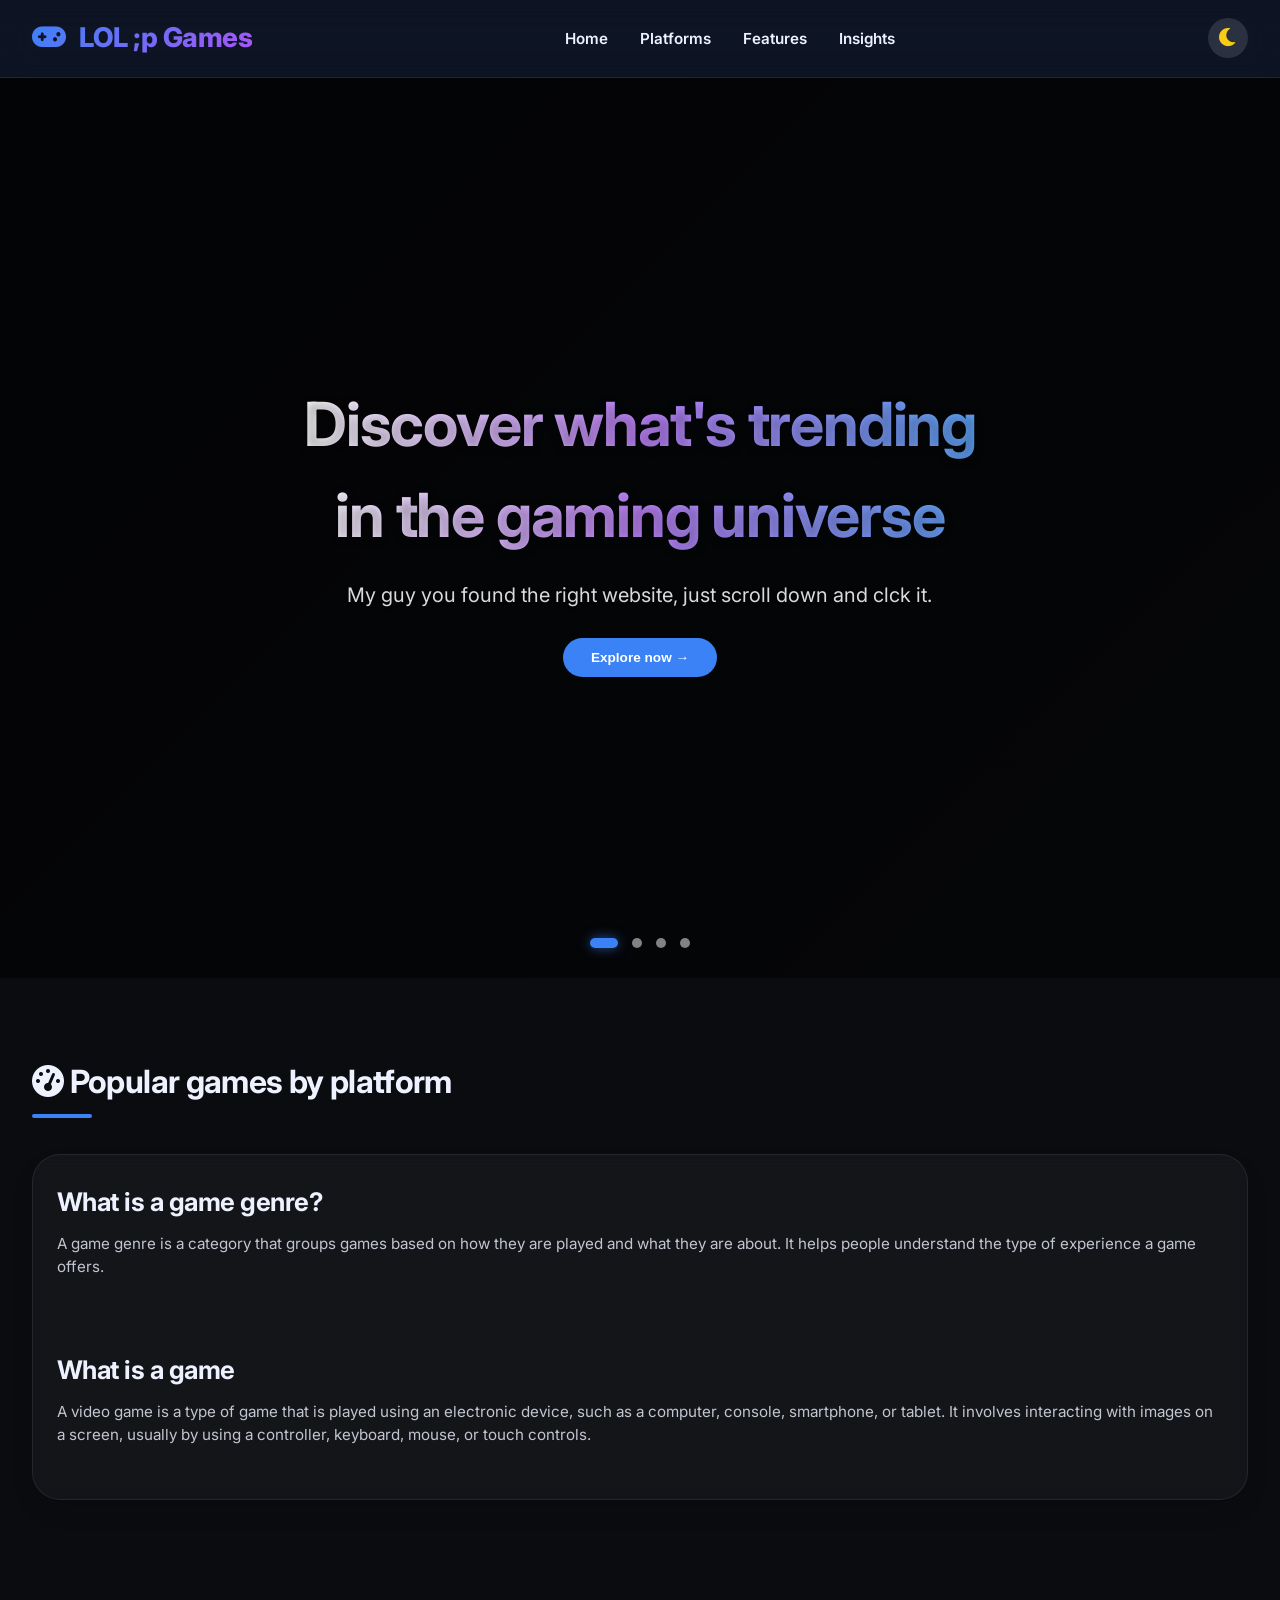
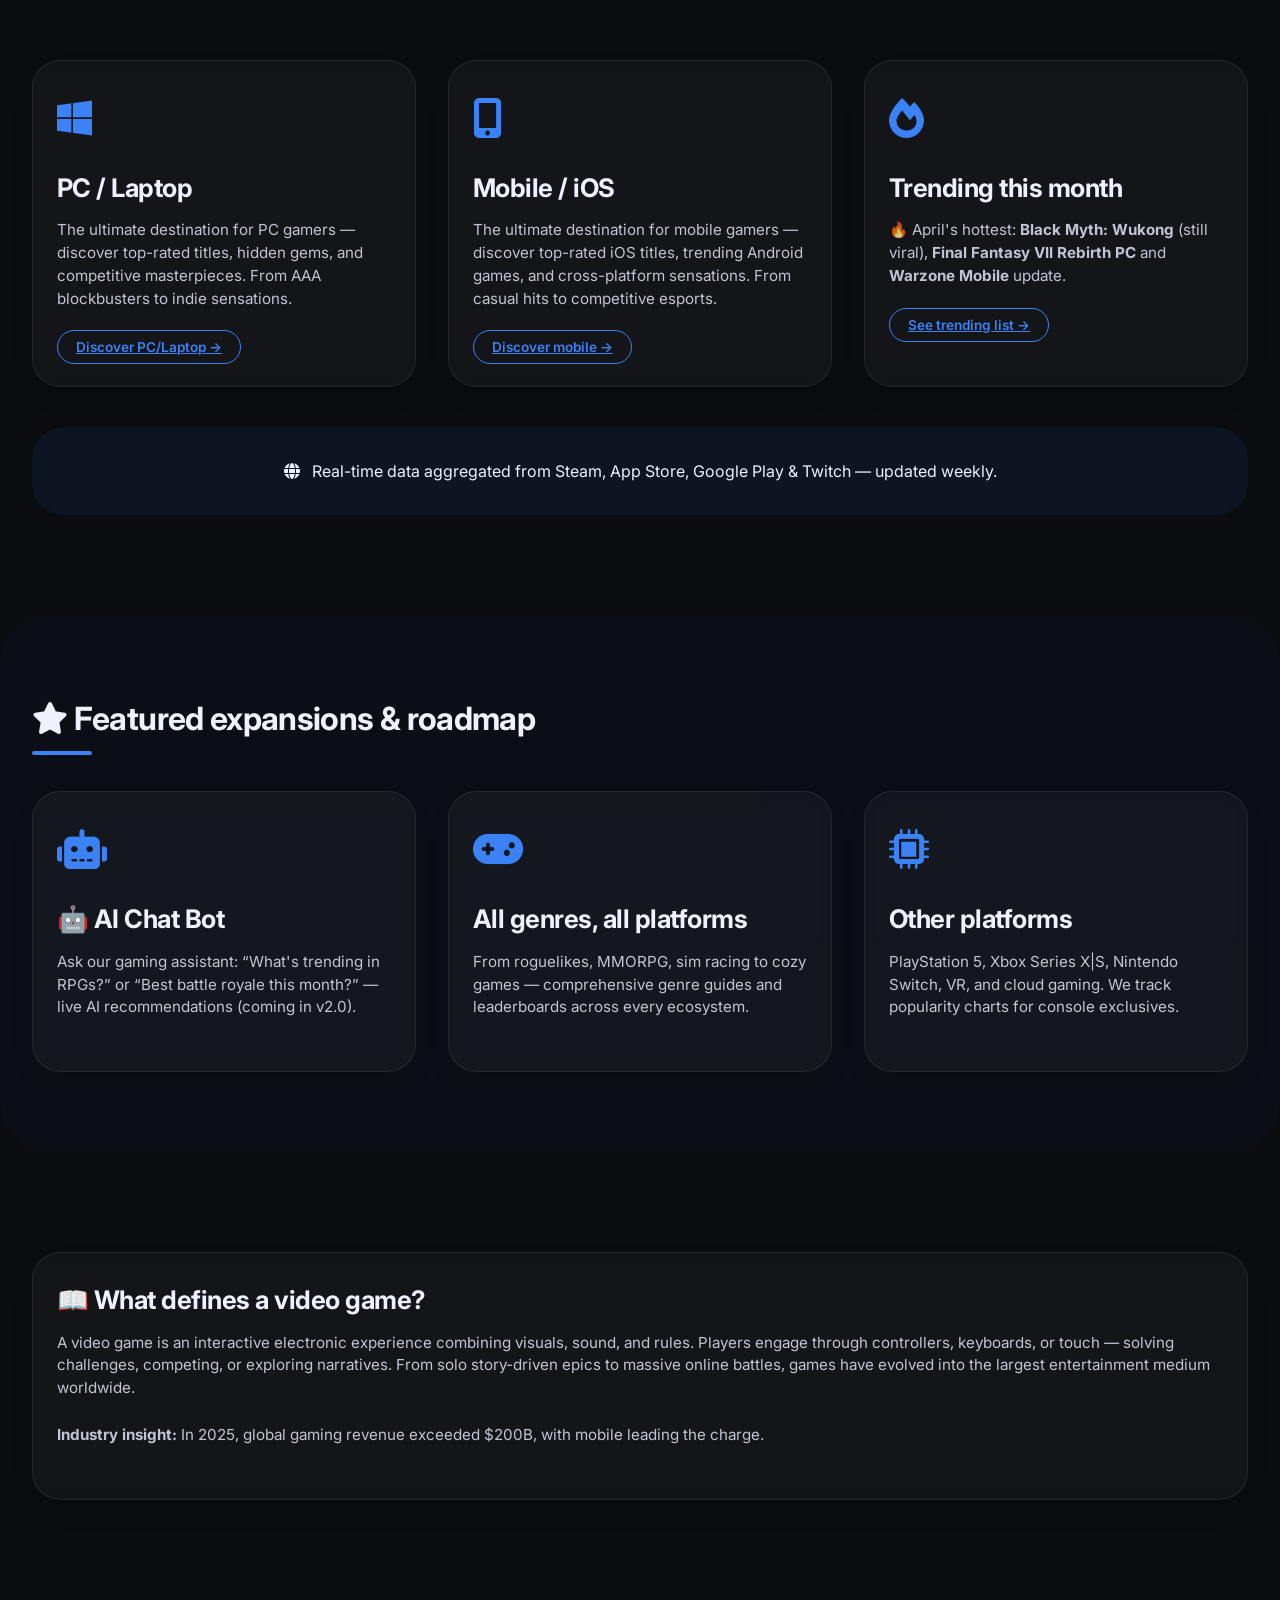
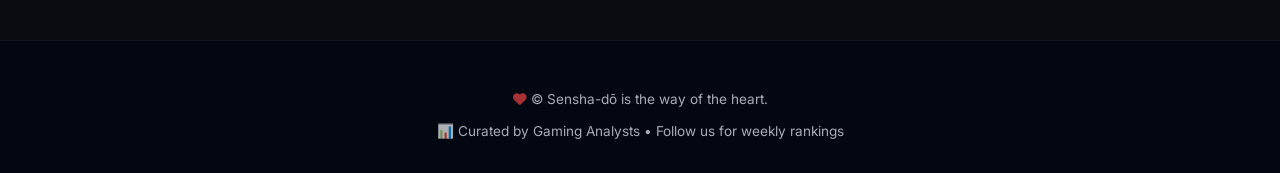
<file: INDEX.html>
<!DOCTYPE html>
<html lang="en">
<head>
<meta charset="UTF-8">
<meta name="viewport" content="width=device-width, initial-scale=1.0, viewport-fit=cover">
<title>LOL ;p Games | Trending & Popular Games</title>

<!-- Google Fonts + modern fallback -->
<link href="https://fonts.googleapis.com/css2?family=Inter:opsz,wght@14..32,300;14..32,400;14..32,600;14..32,700;14..32,800&display=swap" rel="stylesheet">

<!-- Font Awesome 6 (free icons, optional but adds clean look) -->
<link rel="stylesheet" href="https://cdnjs.cloudflare.com/ajax/libs/font-awesome/6.0.0-beta3/css/all.min.css">

</head>
<link rel="stylesheet" href="styles.css">
<body class="dark-mode">
  <header class="site-header">
    <div class="header-inner">
      <div class="logo">
        <i class="fas fa-gamepad" style="margin-right: 8px;"></i> LOL ;p Games
      </div>
      <div class="menu-icon" id="mobileMenuBtn">
        <i class="fas fa-bars"></i>
      </div>
      <ul class="nav-links" id="navList">
        <li><a href="#home">Home</a></li>
        <li><a href="#platforms">Platforms</a></li>
        <li><a href="#features">Features</a></li>
        <li><a href="#insights">Insights</a></li>
      </ul>
      <button class="theme-toggle" id="themeToggleBtn" aria-label="Dark/Light mode">
        <i class="fas fa-moon"></i>
      </button>
    </div>
  </header>

  <main>
    <!-- Hero section with dynamic slideshow background -->
    <section id="home" class="hero">
      <div class="hero-slideshow" id="heroSlideshow">
        <div class="slide" style="background-image: url('https://c4.wallpaperflare.com/wallpaper/883/546/559/girls-und-panzer-anchovy-girls-und-panzer-darjeeling-nishizumi-maho-wallpaper-preview.jpg');"></div>
        <div class="slide" style="background-image: url('https://c4.wallpaperflare.com/wallpaper/960/1016/48/girls-und-panzer-nonna-girls-und-panzer-is-2-kv-2-wallpaper-preview.jpg');"></div>
        <div class="slide" style="background-image: url('https://c4.wallpaperflare.com/wallpaper/665/524/972/tank-girls-und-panzer-winter-forest-wallpaper-preview.jpg');"></div>
        <div class="slide" style="background-image: url('https://c4.wallpaperflare.com/wallpaper/915/560/921/anime-anime-girls-girls-und-panzer-m4-sherman-fury-wallpaper-preview.jpg');"></div>
      </div>
      <div class="hero-overlay"></div>
      
      <div class="hero-content">
      
        <h1>Discover what's trending<br> in the gaming universe</h1>
        <p>My guy you found the right website, just scroll down and clck it.</p>
        <div style="margin-top: 28px;">
          <button class="card-btn" id="exploreBtn" style="background:#3b82f6; color:white; border: none; padding: 12px 28px;">Explore now →</button>
        </div>
      </div>
      
      <div class="slideshow-dots" id="slideshowDots"></div>
    </section>

    <!-- Section 1: Popular games by platform -->
	<section id="insights" class="section">
      <div class="container">
	  <h2 class="section-title"><i class="fas fa-tachometer-alt"></i> Popular games by platform</h2>
        <div class="cards-grid" style="align-items: stretch;">
          <div class="card" style="flex:2;">
            <h3>What is a game genre?</h3> 
			<p style="margin-top: 12px;"> A game genre is a category that groups games based on how they are played and what they are about. It helps people understand the type of experience a game offers.</p>
         	<br>
			<br>
			<h3>What is a game</h3>
			<p style="margin-top: 12px;"> A video game is a type of game that is played using an electronic device, such as a computer, console, smartphone, or tablet. It involves interacting with images on a screen, usually by using a controller, keyboard, mouse, or touch controls.</p>
		  </div>
        </div>
      </div>
    </section>
	
    <section id="platforms" class="section">
      <div class="container">
        
        <div class="cards-grid">
          <div class="card">
            <div class="card-icon"><i class="fab fa-windows"></i></div>
            <h3>PC / Laptop</h3>
            <p>The ultimate destination for PC gamers — discover top-rated titles, hidden gems, and competitive masterpieces. From AAA blockbusters to indie sensations.</p>
            <a href="PC.html" class="card-btn">Discover PC/Laptop →</a>
          </div>
          <div class="card">
            <div class="card-icon"><i class="fas fa-mobile-alt"></i></div>
            <h3>Mobile / iOS</h3>
            <p>The ultimate destination for mobile gamers — discover top-rated iOS titles, trending Android games, and cross-platform sensations. From casual hits to competitive esports.</p>
            <a href="Mobile.html" class="card-btn" data-platform="mobile">Discover mobile →</a>
          </div>
          <div class="card">
            <div class="card-icon"><i class="fas fa-fire"></i></div>
            <h3>Trending this month</h3>
            <p>🔥 April's hottest: <strong>Black Myth: Wukong</strong> (still viral), <strong>Final Fantasy VII Rebirth PC</strong> and <strong>Warzone Mobile</strong> update.</p>
            <a href="trending.html" class="card-btn" data-platform="trending">See trending list →</a>
          </div>
        </div>
        <div class="info-strip">
          <i class="fas fa-globe" style="margin-right: 8px;"></i> Real-time data aggregated from Steam, App Store, Google Play & Twitch — updated weekly.
        </div>
      </div>
    </section>

    <!-- Section 2: Featured content -->
    <section id="features" class="section" style="background: rgba(59,130,246,0.02); border-radius: 48px; margin: 20px 0;">
      <div class="container">
        <h2 class="section-title"><i class="fas fa-star"></i> Featured expansions & roadmap</h2>
        <div class="cards-grid">
          <div class="card">
            <div class="card-icon"><i class="fas fa-robot"></i></div>
            <h3>🤖 AI Chat Bot</h3>
            <p>Ask our gaming assistant: “What's trending in RPGs?” or “Best battle royale this month?” — live AI recommendations (coming in v2.0).</p>
          </div>
          <div class="card">
            <div class="card-icon"><i class="fas fa-gamepad"></i></div>
            <h3>All genres, all platforms</h3>
            <p>From roguelikes, MMORPG, sim racing to cozy games — comprehensive genre guides and leaderboards across every ecosystem.</p>
          </div>
          <div class="card">
            <div class="card-icon"><i class="fas fa-microchip"></i></div>
            <h3>Other platforms</h3>
            <p>PlayStation 5, Xbox Series X|S, Nintendo Switch, VR, and cloud gaming. We track popularity charts for console exclusives.</p>
          </div>
        </div>
      </div>
    </section>

    <!-- Section 3: Insights -->
    <section id="insights" class="section">
      <div class="container">
        <div class="cards-grid" style="align-items: stretch;">
          <div class="card" style="flex:2;">
            <h3>📖 What defines a video game?</h3>
            <p style="margin-top: 12px;">A video game is an interactive electronic experience combining visuals, sound, and rules. Players engage through controllers, keyboards, or touch — solving challenges, competing, or exploring narratives. From solo story-driven epics to massive online battles, games have evolved into the largest entertainment medium worldwide.</p>
            <p class="mt-2"><strong>Industry insight:</strong> In 2025, global gaming revenue exceeded $200B, with mobile leading the charge.</p>
          </div>
        </div>
      </div>
    </section>
  </main>

  <footer class="footer">
    <p><i class="fas fa-heart" style="color: #ef4444;"></i>  © Sensha-dō is the way of the heart.</p>
    <p style="margin-top: 12px;">📊 Curated by Gaming Analysts • Follow us for weekly rankings</p>
  </footer>

  <!-- Back to Top Button -->
  <button class="back-to-top" id="backToTopBtn" aria-label="Back to top">
    <i class="fas fa-arrow-up"></i>
  </button>

  <script>
    (function() {
      // ========== SLIDESHOW LOGIC ==========
      const slides = document.querySelectorAll('.slide');
      const dotsContainer = document.getElementById('slideshowDots');
      let currentSlide = 0;
      let slideInterval;
      const intervalTime = 5000;
      
      function createDots() {
        if (!dotsContainer) return;
        slides.forEach((_, index) => {
          const dot = document.createElement('button');
          dot.classList.add('dot');
          if (index === 0) dot.classList.add('active');
          dot.setAttribute('data-slide', index);
          dot.addEventListener('click', () => {
            goToSlide(index);
            resetInterval();
          });
          dotsContainer.appendChild(dot);
        });
      }
      
      function goToSlide(index) {
        slides.forEach(slide => slide.classList.remove('active'));
        const dots = document.querySelectorAll('.dot');
        dots.forEach(dot => dot.classList.remove('active'));
        slides[index].classList.add('active');
        if (dots[index]) dots[index].classList.add('active');
        currentSlide = index;
      }
      
      function nextSlide() {
        let next = currentSlide + 1;
        if (next >= slides.length) next = 0;
        goToSlide(next);
      }
      
      function startInterval() {
        slideInterval = setInterval(nextSlide, intervalTime);
      }
      
      function resetInterval() {
        clearInterval(slideInterval);
        startInterval();
      }
      
      if (slides.length > 0) {
        slides.forEach((slide, idx) => {
          if (idx === 0) slide.classList.add('active');
          else slide.classList.remove('active');
        });
        createDots();
        startInterval();
      }
      
      // ========== THEME TOGGLE (Dark/Light Mode) ==========
      const body = document.body;
      const themeToggleBtn = document.getElementById('themeToggleBtn');
      
      function setTheme(theme) {
        if (theme === 'light') {
          body.classList.remove('dark-mode');
          body.classList.add('light-mode');
          localStorage.setItem('gamepulse-theme', 'light');
          if (themeToggleBtn) {
            const icon = themeToggleBtn.querySelector('i');
            if (icon) icon.className = 'fas fa-sun';
          }
        } else {
          body.classList.remove('light-mode');
          body.classList.add('dark-mode');
          localStorage.setItem('gamepulse-theme', 'dark');
          if (themeToggleBtn) {
            const icon = themeToggleBtn.querySelector('i');
            if (icon) icon.className = 'fas fa-moon';
          }
        }
      }
      
      const savedTheme = localStorage.getItem('gamepulse-theme');
      if (savedTheme === 'light') setTheme('light');
      else setTheme('dark');
      
      if (themeToggleBtn) {
        themeToggleBtn.addEventListener('click', () => {
          const isLight = body.classList.contains('light-mode');
          isLight ? setTheme('dark') : setTheme('light');
        });
      }
      
      // ========== EXPLORE BUTTON (scroll to platforms section) ==========
      const exploreBtn = document.getElementById('exploreBtn');
      if (exploreBtn) {
        exploreBtn.addEventListener('click', () => {
          const platformsSection = document.getElementById('platforms');
          if (platformsSection) {
            platformsSection.scrollIntoView({ behavior: 'smooth' });
            // Show a small toast notification
            showMessage('✨ Explore trending games by platform!');
          }
        });
      }
      
      // ========== BACK TO TOP BUTTON ==========
      const backToTopBtn = document.getElementById('backToTopBtn');
      if (backToTopBtn) {
        window.addEventListener('scroll', () => {
          if (window.scrollY > 400) {
            backToTopBtn.classList.add('show');
          } else {
            backToTopBtn.classList.remove('show');
          }
        });
        
        backToTopBtn.addEventListener('click', () => {
          window.scrollTo({ top: 0, behavior: 'smooth' });
          showMessage('✨ Back to the top!');
        });
      }
      
      // ========== TOAST MESSAGE FUNCTION ==========
      function showMessage(msg) {
        const toast = document.createElement('div');
        toast.innerText = msg;
        toast.style.position = 'fixed';
        toast.style.bottom = '30px';
        toast.style.left = '50%';
        toast.style.transform = 'translateX(-50%)';
        toast.style.backgroundColor = '#1e293b';
        toast.style.color = '#f1f5f9';
        toast.style.padding = '12px 24px';
        toast.style.borderRadius = '48px';
        toast.style.fontSize = '0.9rem';
        toast.style.fontWeight = '500';
        toast.style.zIndex = '9999';
        toast.style.backdropFilter = 'blur(12px)';
        toast.style.border = '1px solid #3b82f6';
        toast.style.boxShadow = '0 8px 20px rgba(0,0,0,0.2)';
        if (body.classList.contains('light-mode')) {
          toast.style.backgroundColor = '#ffffff';
          toast.style.color = '#0f172a';
        }
        document.body.appendChild(toast);
        setTimeout(() => {
          toast.style.opacity = '0';
          setTimeout(() => toast.remove(), 300);
        }, 2200);
      }
      
      // ========== CARD BUTTONS (Mobile & Trending) ==========
      const mobileBtnCard = document.querySelector('[data-platform="mobile"]');
      const trendingBtnCard = document.querySelector('[data-platform="trending"]');
      
      if (mobileBtnCard) {
        mobileBtnCard.addEventListener('click', () => showMessage('📱 Mobile leaders: Genshin Impact, Honor of Kings, and Mobile Legends.'));
      }
      if (trendingBtnCard) {
        trendingBtnCard.addEventListener('click', () => showMessage('🔥 April trending: Black Myth: Wukong dominates, plus Stellar Blade.'));
      }
      
      // ========== MOBILE MENU TOGGLE ==========
      const mobileBtn = document.getElementById('mobileMenuBtn');
      const navList = document.getElementById('navList');
      
      if (mobileBtn && navList) {
        mobileBtn.addEventListener('click', (e) => {
          e.stopPropagation();
          navList.classList.toggle('mobile-open');
        });
        document.querySelectorAll('.nav-links a').forEach(link => {
          link.addEventListener('click', () => navList.classList.remove('mobile-open'));
        });
      }
      
      // ========== SMOOTH SCROLL FOR NAVIGATION LINKS ==========
      document.querySelectorAll('a[href^="#"]').forEach(anchor => {
        anchor.addEventListener('click', function(e) {
          const targetId = this.getAttribute('href');
          if (targetId === '#') return;
          const targetElem = document.querySelector(targetId);
          if (targetElem) {
            e.preventDefault();
            targetElem.scrollIntoView({ behavior: 'smooth' });
            if (navList && navList.classList.contains('mobile-open')) {
              navList.classList.remove('mobile-open');
            }
          }
        });
      });
      
      // Initial check for back to top visibility
      if (window.scrollY > 400 && backToTopBtn) backToTopBtn.classList.add('show');
    })();
  </script>
</body>
</html>
</file>
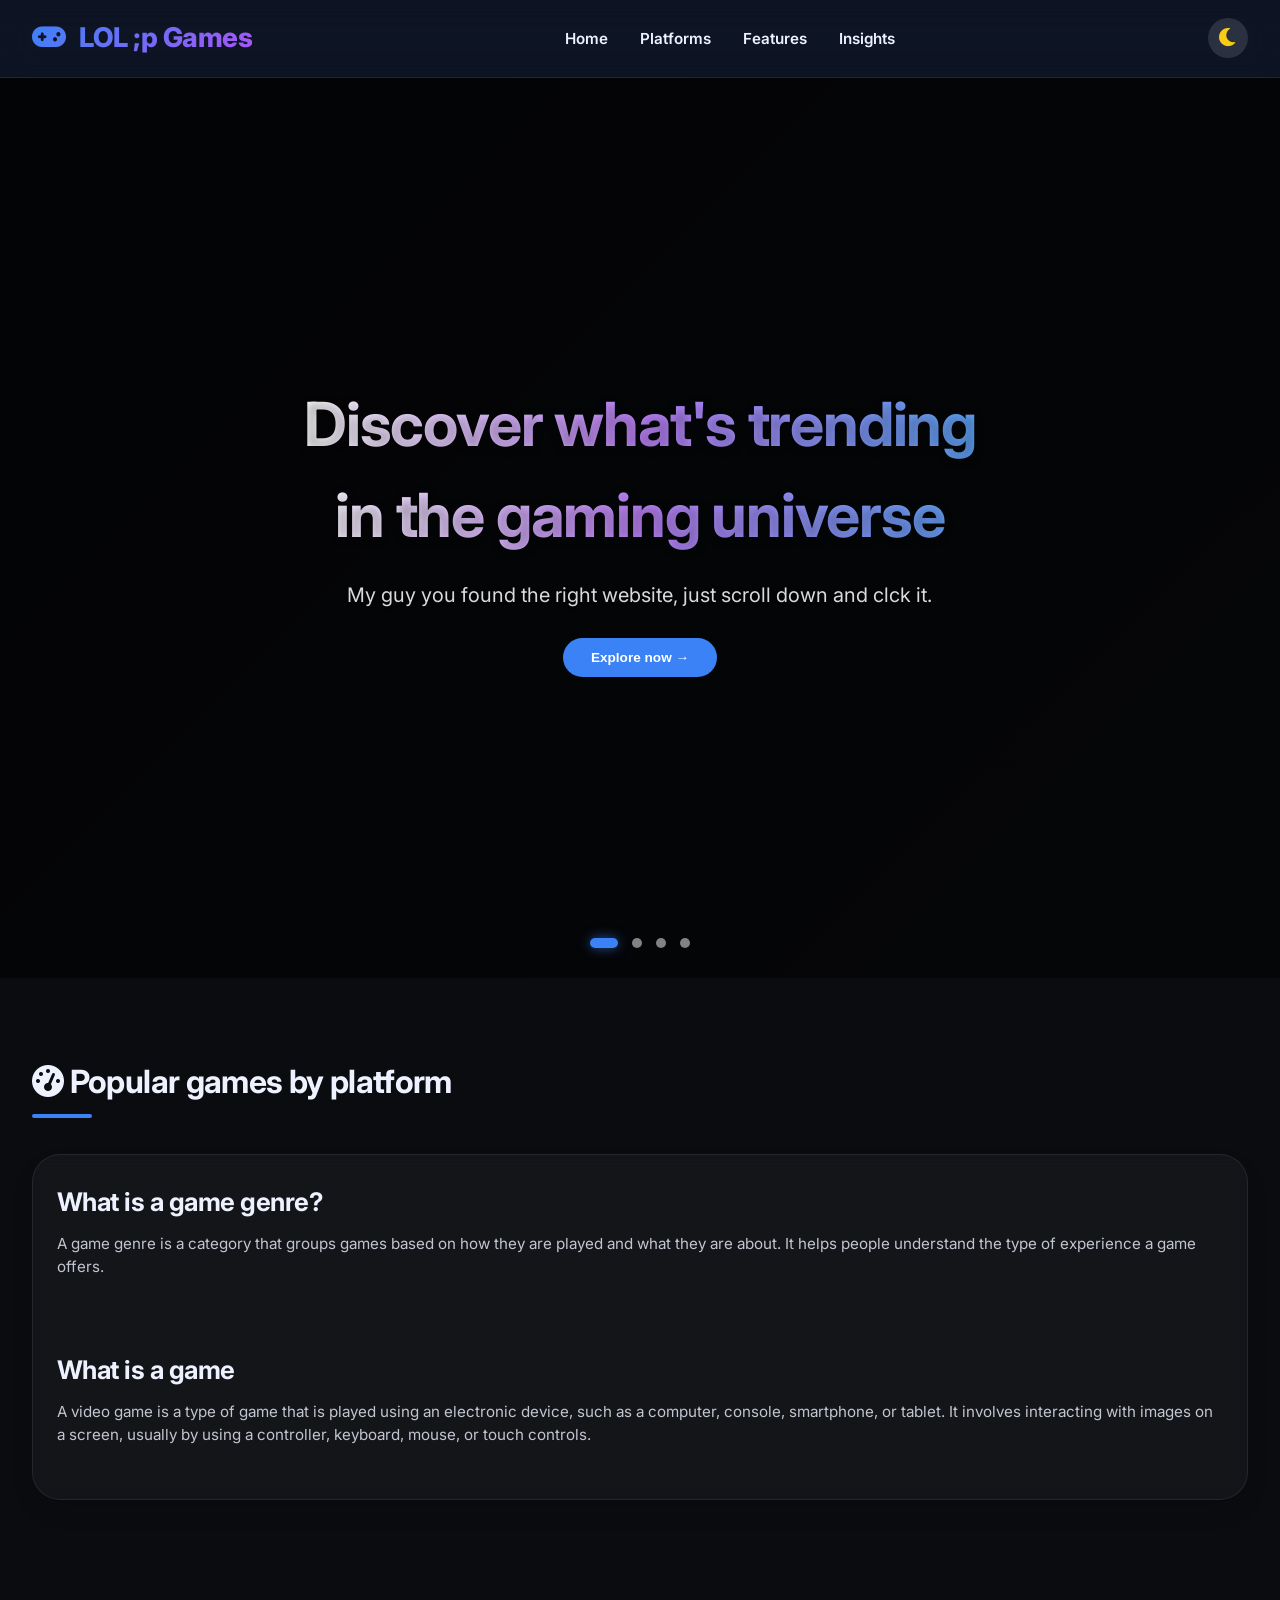
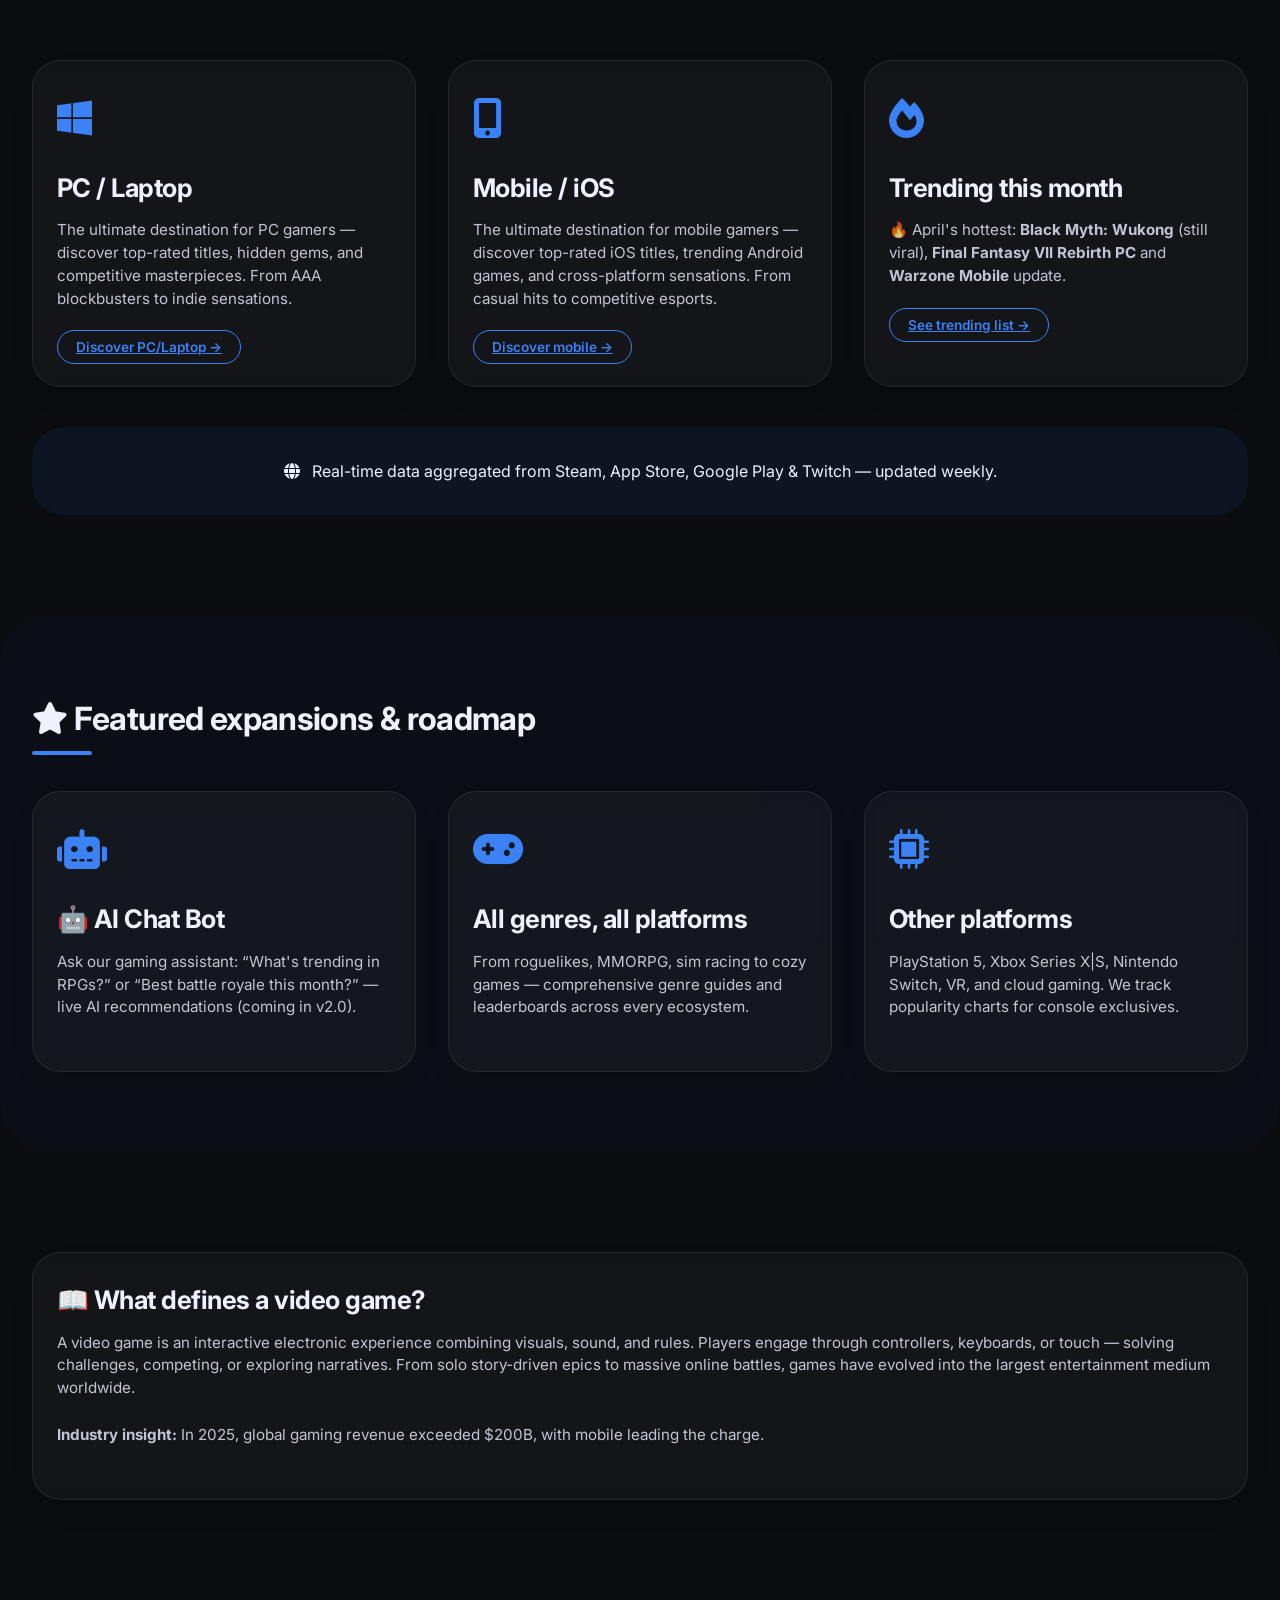
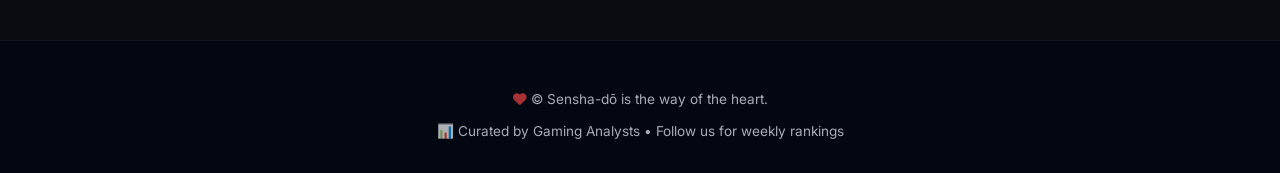
<file: index.html>
<!DOCTYPE html>
<html lang="en">
<head>
<meta charset="UTF-8">
<meta name="viewport" content="width=device-width, initial-scale=1.0, viewport-fit=cover">
<title>LOL ;p Games | Trending & Popular Games</title>

<!-- Google Fonts + modern fallback -->
<link href="https://fonts.googleapis.com/css2?family=Inter:opsz,wght@14..32,300;14..32,400;14..32,600;14..32,700;14..32,800&display=swap" rel="stylesheet">

<!-- Font Awesome 6 (free icons, optional but adds clean look) -->
<link rel="stylesheet" href="https://cdnjs.cloudflare.com/ajax/libs/font-awesome/6.0.0-beta3/css/all.min.css">

</head>
<link rel="stylesheet" href="styles.css">
<body class="dark-mode">
  <header class="site-header">
    <div class="header-inner">
      <div class="logo">
        <i class="fas fa-gamepad" style="margin-right: 8px;"></i> LOL ;p Games
      </div>
      <div class="menu-icon" id="mobileMenuBtn">
        <i class="fas fa-bars"></i>
      </div>
      <ul class="nav-links" id="navList">
        <li><a href="#home">Home</a></li>
        <li><a href="#platforms">Platforms</a></li>
        <li><a href="#features">Features</a></li>
        <li><a href="#insights">Insights</a></li>
      </ul>
      <button class="theme-toggle" id="themeToggleBtn" aria-label="Dark/Light mode">
        <i class="fas fa-moon"></i>
      </button>
    </div>
  </header>

  <main>
    <!-- Hero section with dynamic slideshow background -->
    <section id="home" class="hero">
      <div class="hero-slideshow" id="heroSlideshow">
        <div class="slide" style="background-image: url('https://c4.wallpaperflare.com/wallpaper/883/546/559/girls-und-panzer-anchovy-girls-und-panzer-darjeeling-nishizumi-maho-wallpaper-preview.jpg');"></div>
        <div class="slide" style="background-image: url('https://c4.wallpaperflare.com/wallpaper/960/1016/48/girls-und-panzer-nonna-girls-und-panzer-is-2-kv-2-wallpaper-preview.jpg');"></div>
        <div class="slide" style="background-image: url('https://c4.wallpaperflare.com/wallpaper/665/524/972/tank-girls-und-panzer-winter-forest-wallpaper-preview.jpg');"></div>
        <div class="slide" style="background-image: url('https://c4.wallpaperflare.com/wallpaper/915/560/921/anime-anime-girls-girls-und-panzer-m4-sherman-fury-wallpaper-preview.jpg');"></div>
      </div>
      <div class="hero-overlay"></div>
      
      <div class="hero-content">
      
        <h1>Discover what's trending<br> in the gaming universe</h1>
        <p>My guy you found the right website, just scroll down and clck it.</p>
        <div style="margin-top: 28px;">
          <button class="card-btn" id="exploreBtn" style="background:#3b82f6; color:white; border: none; padding: 12px 28px;">Explore now →</button>
        </div>
      </div>
      
      <div class="slideshow-dots" id="slideshowDots"></div>
    </section>

    <!-- Section 1: Popular games by platform -->
	<section id="insights" class="section">
      <div class="container">
	  <h2 class="section-title"><i class="fas fa-tachometer-alt"></i> Popular games by platform</h2>
        <div class="cards-grid" style="align-items: stretch;">
          <div class="card" style="flex:2;">
            <h3>What is a game genre?</h3> 
			<p style="margin-top: 12px;"> A game genre is a category that groups games based on how they are played and what they are about. It helps people understand the type of experience a game offers.</p>
         	<br>
			<br>
			<h3>What is a game</h3>
			<p style="margin-top: 12px;"> A video game is a type of game that is played using an electronic device, such as a computer, console, smartphone, or tablet. It involves interacting with images on a screen, usually by using a controller, keyboard, mouse, or touch controls.</p>
		  </div>
        </div>
      </div>
    </section>
	
    <section id="platforms" class="section">
      <div class="container">
        
        <div class="cards-grid">
          <div class="card">
            <div class="card-icon"><i class="fab fa-windows"></i></div>
            <h3>PC / Laptop</h3>
            <p>The ultimate destination for PC gamers — discover top-rated titles, hidden gems, and competitive masterpieces. From AAA blockbusters to indie sensations.</p>
            <a href="PC.html" class="card-btn">Discover PC/Laptop →</a>
          </div>
          <div class="card">
            <div class="card-icon"><i class="fas fa-mobile-alt"></i></div>
            <h3>Mobile / iOS</h3>
            <p>The ultimate destination for mobile gamers — discover top-rated iOS titles, trending Android games, and cross-platform sensations. From casual hits to competitive esports.</p>
            <a href="Mobile.html" class="card-btn" data-platform="mobile">Discover mobile →</a>
          </div>
          <div class="card">
            <div class="card-icon"><i class="fas fa-fire"></i></div>
            <h3>Trending this month</h3>
            <p>🔥 April's hottest: <strong>Black Myth: Wukong</strong> (still viral), <strong>Final Fantasy VII Rebirth PC</strong> and <strong>Warzone Mobile</strong> update.</p>
            <a href="trending.html" class="card-btn" data-platform="trending">See trending list →</a>
          </div>
        </div>
        <div class="info-strip">
          <i class="fas fa-globe" style="margin-right: 8px;"></i> Real-time data aggregated from Steam, App Store, Google Play & Twitch — updated weekly.
        </div>
      </div>
    </section>

    <!-- Section 2: Featured content -->
    <section id="features" class="section" style="background: rgba(59,130,246,0.02); border-radius: 48px; margin: 20px 0;">
      <div class="container">
        <h2 class="section-title"><i class="fas fa-star"></i> Featured expansions & roadmap</h2>
        <div class="cards-grid">
          <div class="card">
            <div class="card-icon"><i class="fas fa-robot"></i></div>
            <h3>🤖 AI Chat Bot</h3>
            <p>Ask our gaming assistant: “What's trending in RPGs?” or “Best battle royale this month?” — live AI recommendations (coming in v2.0).</p>
          </div>
          <div class="card">
            <div class="card-icon"><i class="fas fa-gamepad"></i></div>
            <h3>All genres, all platforms</h3>
            <p>From roguelikes, MMORPG, sim racing to cozy games — comprehensive genre guides and leaderboards across every ecosystem.</p>
          </div>
          <div class="card">
            <div class="card-icon"><i class="fas fa-microchip"></i></div>
            <h3>Other platforms</h3>
            <p>PlayStation 5, Xbox Series X|S, Nintendo Switch, VR, and cloud gaming. We track popularity charts for console exclusives.</p>
          </div>
        </div>
      </div>
    </section>

    <!-- Section 3: Insights -->
    <section id="insights" class="section">
      <div class="container">
        <div class="cards-grid" style="align-items: stretch;">
          <div class="card" style="flex:2;">
            <h3>📖 What defines a video game?</h3>
            <p style="margin-top: 12px;">A video game is an interactive electronic experience combining visuals, sound, and rules. Players engage through controllers, keyboards, or touch — solving challenges, competing, or exploring narratives. From solo story-driven epics to massive online battles, games have evolved into the largest entertainment medium worldwide.</p>
            <p class="mt-2"><strong>Industry insight:</strong> In 2025, global gaming revenue exceeded $200B, with mobile leading the charge.</p>
          </div>
        </div>
      </div>
    </section>
  </main>

  <footer class="footer">
    <p><i class="fas fa-heart" style="color: #ef4444;"></i>  © Sensha-dō is the way of the heart.</p>
    <p style="margin-top: 12px;">📊 Curated by Gaming Analysts • Follow us for weekly rankings</p>
  </footer>

  <!-- Back to Top Button -->
  <button class="back-to-top" id="backToTopBtn" aria-label="Back to top">
    <i class="fas fa-arrow-up"></i>
  </button>

  <script>
    (function() {
      // ========== SLIDESHOW LOGIC ==========
      const slides = document.querySelectorAll('.slide');
      const dotsContainer = document.getElementById('slideshowDots');
      let currentSlide = 0;
      let slideInterval;
      const intervalTime = 5000;
      
      function createDots() {
        if (!dotsContainer) return;
        slides.forEach((_, index) => {
          const dot = document.createElement('button');
          dot.classList.add('dot');
          if (index === 0) dot.classList.add('active');
          dot.setAttribute('data-slide', index);
          dot.addEventListener('click', () => {
            goToSlide(index);
            resetInterval();
          });
          dotsContainer.appendChild(dot);
        });
      }
      
      function goToSlide(index) {
        slides.forEach(slide => slide.classList.remove('active'));
        const dots = document.querySelectorAll('.dot');
        dots.forEach(dot => dot.classList.remove('active'));
        slides[index].classList.add('active');
        if (dots[index]) dots[index].classList.add('active');
        currentSlide = index;
      }
      
      function nextSlide() {
        let next = currentSlide + 1;
        if (next >= slides.length) next = 0;
        goToSlide(next);
      }
      
      function startInterval() {
        slideInterval = setInterval(nextSlide, intervalTime);
      }
      
      function resetInterval() {
        clearInterval(slideInterval);
        startInterval();
      }
      
      if (slides.length > 0) {
        slides.forEach((slide, idx) => {
          if (idx === 0) slide.classList.add('active');
          else slide.classList.remove('active');
        });
        createDots();
        startInterval();
      }
      
      // ========== THEME TOGGLE (Dark/Light Mode) ==========
      const body = document.body;
      const themeToggleBtn = document.getElementById('themeToggleBtn');
      
      function setTheme(theme) {
        if (theme === 'light') {
          body.classList.remove('dark-mode');
          body.classList.add('light-mode');
          localStorage.setItem('gamepulse-theme', 'light');
          if (themeToggleBtn) {
            const icon = themeToggleBtn.querySelector('i');
            if (icon) icon.className = 'fas fa-sun';
          }
        } else {
          body.classList.remove('light-mode');
          body.classList.add('dark-mode');
          localStorage.setItem('gamepulse-theme', 'dark');
          if (themeToggleBtn) {
            const icon = themeToggleBtn.querySelector('i');
            if (icon) icon.className = 'fas fa-moon';
          }
        }
      }
      
      const savedTheme = localStorage.getItem('gamepulse-theme');
      if (savedTheme === 'light') setTheme('light');
      else setTheme('dark');
      
      if (themeToggleBtn) {
        themeToggleBtn.addEventListener('click', () => {
          const isLight = body.classList.contains('light-mode');
          isLight ? setTheme('dark') : setTheme('light');
        });
      }
      
      // ========== EXPLORE BUTTON (scroll to platforms section) ==========
      const exploreBtn = document.getElementById('exploreBtn');
      if (exploreBtn) {
        exploreBtn.addEventListener('click', () => {
          const platformsSection = document.getElementById('platforms');
          if (platformsSection) {
            platformsSection.scrollIntoView({ behavior: 'smooth' });
            // Show a small toast notification
            showMessage('✨ Explore trending games by platform!');
          }
        });
      }
      
      // ========== BACK TO TOP BUTTON ==========
      const backToTopBtn = document.getElementById('backToTopBtn');
      if (backToTopBtn) {
        window.addEventListener('scroll', () => {
          if (window.scrollY > 400) {
            backToTopBtn.classList.add('show');
          } else {
            backToTopBtn.classList.remove('show');
          }
        });
        
        backToTopBtn.addEventListener('click', () => {
          window.scrollTo({ top: 0, behavior: 'smooth' });
          showMessage('✨ Back to the top!');
        });
      }
      
      // ========== TOAST MESSAGE FUNCTION ==========
      function showMessage(msg) {
        const toast = document.createElement('div');
        toast.innerText = msg;
        toast.style.position = 'fixed';
        toast.style.bottom = '30px';
        toast.style.left = '50%';
        toast.style.transform = 'translateX(-50%)';
        toast.style.backgroundColor = '#1e293b';
        toast.style.color = '#f1f5f9';
        toast.style.padding = '12px 24px';
        toast.style.borderRadius = '48px';
        toast.style.fontSize = '0.9rem';
        toast.style.fontWeight = '500';
        toast.style.zIndex = '9999';
        toast.style.backdropFilter = 'blur(12px)';
        toast.style.border = '1px solid #3b82f6';
        toast.style.boxShadow = '0 8px 20px rgba(0,0,0,0.2)';
        if (body.classList.contains('light-mode')) {
          toast.style.backgroundColor = '#ffffff';
          toast.style.color = '#0f172a';
        }
        document.body.appendChild(toast);
        setTimeout(() => {
          toast.style.opacity = '0';
          setTimeout(() => toast.remove(), 300);
        }, 2200);
      }
      
      // ========== CARD BUTTONS (Mobile & Trending) ==========
      const mobileBtnCard = document.querySelector('[data-platform="mobile"]');
      const trendingBtnCard = document.querySelector('[data-platform="trending"]');
      
      if (mobileBtnCard) {
        mobileBtnCard.addEventListener('click', () => showMessage('📱 Mobile leaders: Genshin Impact, Honor of Kings, and Mobile Legends.'));
      }
      if (trendingBtnCard) {
        trendingBtnCard.addEventListener('click', () => showMessage('🔥 April trending: Black Myth: Wukong dominates, plus Stellar Blade.'));
      }
      
      // ========== MOBILE MENU TOGGLE ==========
      const mobileBtn = document.getElementById('mobileMenuBtn');
      const navList = document.getElementById('navList');
      
      if (mobileBtn && navList) {
        mobileBtn.addEventListener('click', (e) => {
          e.stopPropagation();
          navList.classList.toggle('mobile-open');
        });
        document.querySelectorAll('.nav-links a').forEach(link => {
          link.addEventListener('click', () => navList.classList.remove('mobile-open'));
        });
      }
      
      // ========== SMOOTH SCROLL FOR NAVIGATION LINKS ==========
      document.querySelectorAll('a[href^="#"]').forEach(anchor => {
        anchor.addEventListener('click', function(e) {
          const targetId = this.getAttribute('href');
          if (targetId === '#') return;
          const targetElem = document.querySelector(targetId);
          if (targetElem) {
            e.preventDefault();
            targetElem.scrollIntoView({ behavior: 'smooth' });
            if (navList && navList.classList.contains('mobile-open')) {
              navList.classList.remove('mobile-open');
            }
          }
        });
      });
      
      // Initial check for back to top visibility
      if (window.scrollY > 400 && backToTopBtn) backToTopBtn.classList.add('show');
    })();
  </script>
</body>
</html>
</file>
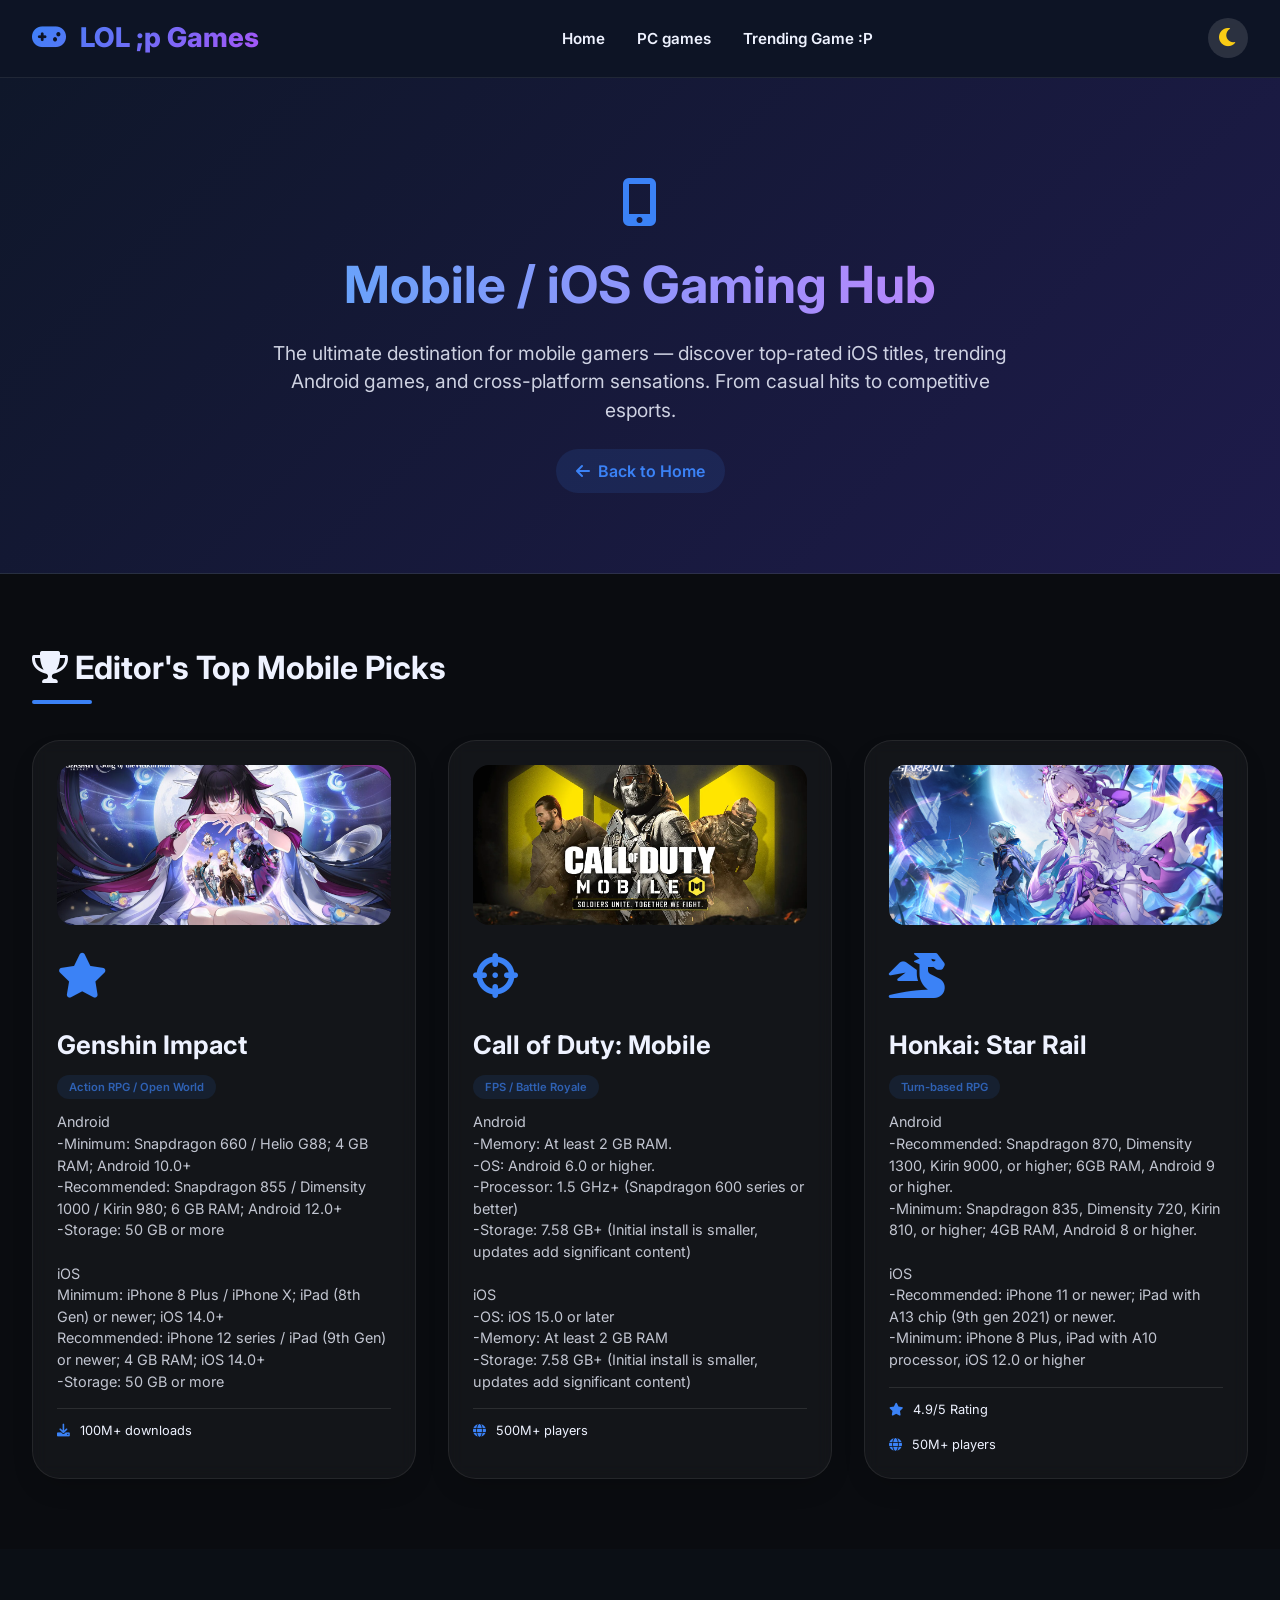
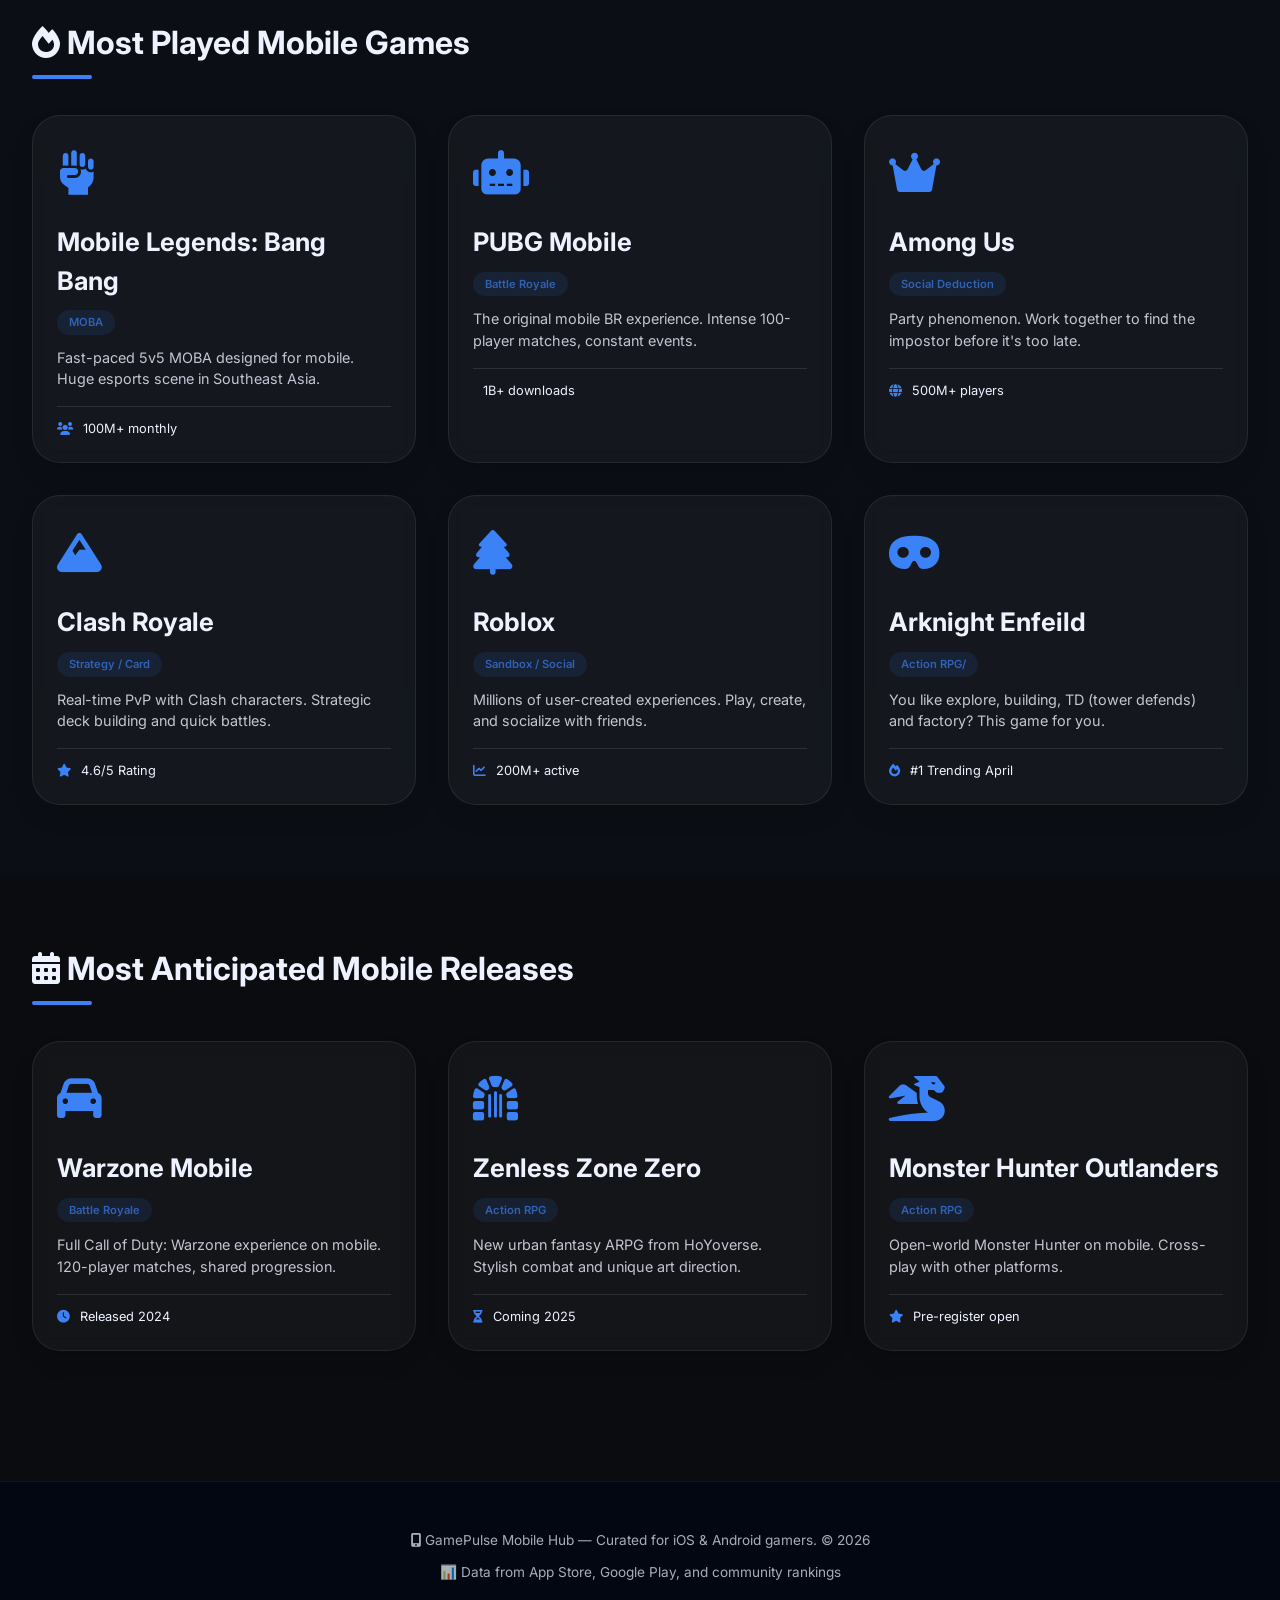
<file: Mobile.html>
<!DOCTYPE html>
<html lang="en">
<head>
<meta charset="UTF-8">
<meta name="viewport" content="width=device-width, initial-scale=1.0, viewport-fit=cover">
<title>LOL ;p Games | Mobile/iOS Gaming Hub - Ultimate Mobile Gaming Library</title>

<!-- Google Fonts + modern fallback -->
<link href="https://fonts.googleapis.com/css2?family=Inter:opsz,wght@14..32,300;14..32,400;14..32,600;14..32,700;14..32,800&display=swap" rel="stylesheet">

<!-- Font Awesome 6 -->
<link rel="stylesheet" href="https://cdnjs.cloudflare.com/ajax/libs/font-awesome/6.0.0-beta3/css/all.min.css">

<link rel="stylesheet" href="PCstyles.css">

<style>
  /* Additional inline styles for Mobile/iOS Hub page */
  * {
    margin: 0;
    padding: 0;
    box-sizing: border-box;
  }

  body {
    font-family: 'Inter', sans-serif;
    transition: background-color 0.25s ease, color 0.2s ease;
    line-height: 1.5;
    scroll-behavior: smooth;
  }

  body.light-mode {
    background: #f8fafc;
    color: #0f172a;
  }

  body.dark-mode {
    background: #0a0c10;
    color: #eef2ff;
  }

  .container {
    max-width: 1280px;
    margin: 0 auto;
    padding: 0 32px;
  }

  /* Header */
  .site-header {
    position: sticky;
    top: 0;
    width: 100%;
    z-index: 100;
    backdrop-filter: blur(16px);
    background: rgba(15, 23, 42, 0.85);
    border-bottom: 1px solid rgba(255,255,255,0.08);
    transition: background 0.2s;
  }

  body.light-mode .site-header {
    background: rgba(255, 255, 255, 0.92);
    border-bottom: 1px solid rgba(0,0,0,0.08);
  }

  .header-inner {
    display: flex;
    justify-content: space-between;
    align-items: center;
    padding: 18px 32px;
    max-width: 1400px;
    margin: 0 auto;
  }

  .logo {
    font-size: 1.7rem;
    font-weight: 800;
    background: linear-gradient(135deg, #3b82f6, #a855f7);
    background-clip: text;
    -webkit-background-clip: text;
    color: transparent;
  }

  .nav-links {
    display: flex;
    gap: 2rem;
    align-items: center;
    list-style: none;
  }

  .nav-links a {
    text-decoration: none;
    font-weight: 600;
    color: inherit;
    transition: 0.2s;
    font-size: 0.95rem;
  }

  .nav-links a:hover {
    color: #3b82f6;
  }

  .theme-toggle {
    background: rgba(255,255,255,0.12);
    border: none;
    width: 40px;
    height: 40px;
    border-radius: 40px;
    cursor: pointer;
    font-size: 1.3rem;
    display: inline-flex;
    align-items: center;
    justify-content: center;
    transition: 0.2s;
    color: #facc15;
  }

  body.light-mode .theme-toggle {
    background: #e2e8f0;
    color: #1e293b;
  }

  .theme-toggle:hover {
    transform: scale(1.05);
    background: #3b82f6;
    color: white;
  }

  .menu-icon {
    display: none;
    font-size: 1.8rem;
    cursor: pointer;
  }

  /* Hero Mobile Section */
  .hero-mobile {
    background: linear-gradient(135deg, #0f172a 0%, #1e1b4b 100%);
    padding: 100px 0 80px;
    border-bottom: 1px solid rgba(255,255,255,0.1);
  }

  body.light-mode .hero-mobile {
    background: linear-gradient(135deg, #e0e7ff, #c7d2fe);
    color: #0f172a;
  }

  .hero-mobile-content {
    text-align: center;
    max-width: 800px;
    margin: 0 auto;
  }

  .hero-mobile h1 {
    font-size: 3.2rem;
    margin-bottom: 1rem;
    background: linear-gradient(to right, #60a5fa, #c084fc);
    background-clip: text;
    -webkit-background-clip: text;
    color: transparent;
  }

  .hero-mobile p {
    font-size: 1.2rem;
    opacity: 0.85;
  }

  .back-link {
    display: inline-flex;
    align-items: center;
    gap: 8px;
    background: rgba(59,130,246,0.12);
    padding: 10px 20px;
    border-radius: 40px;
    text-decoration: none;
    color: #3b82f6;
    font-weight: 600;
    transition: 0.2s;
  }

  .back-link:hover {
    background: #3b82f6;
    color: white;
  }

  /* Sections */
  .section {
    padding: 70px 0;
  }

  .section-title {
    font-size: 2rem;
    margin-bottom: 48px;
    position: relative;
    display: inline-block;
  }

  .section-title:after {
    content: '';
    position: absolute;
    bottom: -12px;
    left: 0;
    width: 60px;
    height: 4px;
    background: #3b82f6;
    border-radius: 4px;
  }

  .games-grid {
    display: grid;
    grid-template-columns: repeat(auto-fill, minmax(300px, 1fr));
    gap: 2rem;
  }

  .game-card {
    background: rgba(255, 255, 255, 0.04);
    backdrop-filter: blur(8px);
    border-radius: 28px;
    padding: 24px;
    transition: all 0.3s ease;
    border: 1px solid rgba(255,255,255,0.08);
    box-shadow: 0 12px 28px -8px rgba(0,0,0,0.2);
  }

  body.light-mode .game-card {
    background: #ffffff;
    border: 1px solid #e2e8f0;
    box-shadow: 0 8px 20px rgba(0,0,0,0.05);
  }

  .game-card:hover {
    transform: translateY(-8px);
    border-color: #3b82f6;
    box-shadow: 0 24px 40px -12px rgba(59,130,246,0.3);
  }

  .game-icon {
    font-size: 2.8rem;
    margin-bottom: 16px;
    color: #3b82f6;
  }

  .game-card h3 {
    font-size: 1.6rem;
    margin-bottom: 8px;
  }

  .game-genre {
    display: inline-block;
    background: rgba(59,130,246,0.15);
    padding: 4px 12px;
    border-radius: 20px;
    font-size: 0.7rem;
    font-weight: 600;
    margin-bottom: 12px;
    color: #3b82f6;
  }

  .game-card p {
    opacity: 0.8;
    margin-bottom: 16px;
    font-size: 0.9rem;
  }

  .game-stats {
    display: flex;
    gap: 16px;
    font-size: 0.8rem;
    margin-top: 12px;
    padding-top: 12px;
    border-top: 1px solid rgba(255,255,255,0.1);
  }

  body.light-mode .game-stats {
    border-top-color: #e2e8f0;
  }

  .game-stats i {
    margin-right: 6px;
    color: #3b82f6;
  }

  .card-btn {
    background: transparent;
    border: 1.5px solid #3b82f6;
    color: #3b82f6;
    padding: 8px 18px;
    border-radius: 40px;
    font-weight: 600;
    cursor: pointer;
    transition: 0.2s;
    font-size: 0.85rem;
    margin-top: 12px;
    width: 100%;
  }

  .card-btn:hover {
    background: #3b82f6;
    color: white;
  }

  .footer {
    background: #030712;
    padding: 48px 32px 32px;
    margin-top: 60px;
    border-top: 1px solid rgba(255,255,255,0.05);
    text-align: center;
  }

  body.light-mode .footer {
    background: #eef2ff;
    color: #1e293b;
  }

  .footer p {
    opacity: 0.7;
    font-size: 0.85rem;
  }

  /* Back to Top Button */
  .back-to-top {
    position: fixed;
    bottom: 30px;
    right: 30px;
    width: 52px;
    height: 52px;
    background: linear-gradient(135deg, #3b82f6, #8b5cf6);
    border-radius: 50%;
    display: flex;
    align-items: center;
    justify-content: center;
    cursor: pointer;
    border: none;
    box-shadow: 0 8px 24px rgba(59, 130, 246, 0.4);
    transition: all 0.3s cubic-bezier(0.25, 0.46, 0.45, 0.94);
    z-index: 999;
    opacity: 0;
    visibility: hidden;
    transform: scale(0.8);
  }

  .back-to-top.show {
    opacity: 1;
    visibility: visible;
    transform: scale(1);
  }

  .back-to-top:hover {
    transform: translateY(-5px) scale(1.05);
    box-shadow: 0 12px 28px rgba(59, 130, 246, 0.6);
    background: linear-gradient(135deg, #2563eb, #7c3aed);
  }

  .back-to-top i {
    color: white;
    font-size: 1.6rem;
    transition: transform 0.2s;
  }

  .back-to-top:hover i {
    transform: translateY(-2px);
  }

  body.light-mode .back-to-top {
    background: linear-gradient(135deg, #2563eb, #7c3aed);
    box-shadow: 0 8px 20px rgba(37, 99, 235, 0.35);
  }

  @media (max-width: 600px) {
    .back-to-top {
      bottom: 20px;
      right: 20px;
      width: 46px;
      height: 46px;
    }
    .back-to-top i { font-size: 1.3rem; }
  }

  @media (max-width: 800px) {
    .header-inner { padding: 14px 20px; }
    .nav-links { gap: 1.2rem; }
    .section { padding: 50px 0; }
    .container { padding: 0 20px; }
    .games-grid { grid-template-columns: 1fr; }
    .hero-mobile h1 { font-size: 2.2rem; }
  }

  @media (max-width: 600px) {
    .nav-links { display: none; }
    .menu-icon { display: block; }
    .nav-links.mobile-open {
      display: flex;
      flex-direction: column;
      position: absolute;
      top: 70px;
      left: 0;
      right: 0;
      background: rgba(15,23,42,0.95);
      backdrop-filter: blur(20px);
      padding: 24px;
      gap: 1.5rem;
      border-bottom: 1px solid #334155;
    }
    body.light-mode .nav-links.mobile-open {
      background: rgba(255,255,255,0.97);
    }
  }
</style>
</head>

<body class="dark-mode">
  <header class="site-header">
    <div class="header-inner">
      <div class="logo">
        <i class="fas fa-gamepad" style="margin-right: 8px;"></i> LOL ;p Games
      </div>
      <div class="menu-icon" id="mobileMenuBtn">
        <i class="fas fa-bars"></i>
      </div>
      <ul class="nav-links" id="navList">
        <li><a href="index.html">Home</a></li>
      <li><a href="PC.html">PC games</a></li>
      <li><a href="trending.html">Trending Game :P</a></li>
      <li><a href=""></a></li>
      </ul>
      <button class="theme-toggle" id="themeToggleBtn" aria-label="Dark/Light mode">
        <i class="fas fa-moon"></i>
      </button>
    </div>
  </header>

  <main>
    <!-- Hero Section - Mobile/iOS -->
    <section class="hero-mobile">
      <div class="container hero-mobile-content">
        <i class="fas fa-mobile-alt" style="font-size: 3rem; color: #3b82f6; margin-bottom: 20px;"></i>
        <h1>Mobile / iOS Gaming Hub</h1>
        <p>The ultimate destination for mobile gamers — discover top-rated iOS titles, trending Android games, and cross-platform sensations. From casual hits to competitive esports.</p>
        <div style="margin-top: 24px;">
          <a href="index.html" class="back-link"><i class="fas fa-arrow-left"></i> Back to Home</a>
        </div>
      </div>
    </section>

    <!-- Top Picks Section - Mobile -->
    <section id="top-picks" class="section">
      <div class="container">
        <h2 class="section-title"><i class="fas fa-trophy"></i> Editor's Top Mobile Picks</h2>
        <div class="games-grid">
          <div class="game-card">
		  <img src="Genshin.jpg" class="game-img">
            <div class="game-icon"><i class="fas fa-star"></i></div>
            <h3>Genshin Impact</h3>
            <span class="game-genre">Action RPG / Open World</span>
            <p>Android
			<br>
			-Minimum: Snapdragon 660 / Helio G88; 4 GB RAM; Android 10.0+
			<br>
			-Recommended: Snapdragon 855 / Dimensity 1000 / Kirin 980; 6 GB RAM; Android 12.0+
			<br>
			-Storage: 50 GB or more
			<br>
			<br>
			iOS
			<br>
			Minimum: iPhone 8 Plus / iPhone X; iPad (8th Gen) or newer; iOS 14.0+
			<br>
			Recommended: iPhone 12 series / iPad (9th Gen) or newer; 4 GB RAM; iOS 14.0+
			<br>
			-Storage: 50 GB or more
			</p>
            <div class="game-stats">
              <span><i class="fas fa-download"></i> 100M+ downloads</span>
            </div>
          </div>
          <div class="game-card">
		  <img src="CODM.webp" class="game-img">
            <div class="game-icon"><i class="fas fa-crosshairs"></i></div>
            <h3>Call of Duty: Mobile</h3>
            <span class="game-genre">FPS / Battle Royale</span>
            <p>Android
			<br>
			-Memory: At least 2 GB RAM.
			<br>
			-OS: Android 6.0 or higher.
			<br>
			-Processor: 1.5 GHz+ (Snapdragon 600 series or better)
			<br>
			-Storage: 7.58 GB+ (Initial install is smaller, updates add significant content)
			<br>
			<br>
			iOS
			<br>
			-OS: iOS 15.0 or later
			<br>
			-Memory: At least 2 GB RAM
			<br>
			-Storage: 7.58 GB+ (Initial install is smaller, updates add significant content)
			</p>
            <div class="game-stats">
              <span><i class="fas fa-globe"></i> 500M+ players</span>
            </div>
          </div>
          <div class="game-card">
		  <img src="Honkai.png" class="game-img">
            <div class="game-icon"><i class="fas fa-dragon"></i></div>
            <h3>Honkai: Star Rail</h3>
            <span class="game-genre">Turn-based RPG</span>
            <p>Android
			<br>
			-Recommended: Snapdragon 870, Dimensity 1300, Kirin 9000, or higher; 6GB RAM, Android 9 or higher.
			<br>
			-Minimum: Snapdragon 835, Dimensity 720, Kirin 810, or higher; 4GB RAM, Android 8 or higher.
			<br>
			<br>
			iOS
			<br>
			-Recommended: iPhone 11 or newer; iPad with A13 chip (9th gen 2021) or newer.
			<br>
			-Minimum: iPhone 8 Plus, iPad with A10 processor, iOS 12.0 or higher
			</p>
            <div class="game-stats">
              <span><i class="fas fa-star"></i> 4.9/5 Rating</span>
              <span><i class="fas fa-globe"></i> 50M+ players</span>
            </div>
          </div>
        </div>
      </div>
    </section>

    <!-- All Popular Mobile Games -->
    <section id="all-games" class="section" style="background: rgba(59,130,246,0.02);">
      <div class="container">
        <h2 class="section-title"><i class="fas fa-fire"></i> Most Played Mobile Games</h2>
        <div class="games-grid">
          <div class="game-card">
            <div class="game-icon"><i class="fas fa-fist-raised"></i></div>
            <h3>Mobile Legends: Bang Bang</h3>
            <span class="game-genre">MOBA</span>
            <p>Fast-paced 5v5 MOBA designed for mobile. Huge esports scene in Southeast Asia.</p>
            <div class="game-stats"><span><i class="fas fa-users"></i> 100M+ monthly</span></div>
          </div>
          <div class="game-card">
            <div class="game-icon"><i class="fas fa-robot"></i></div>
            <h3>PUBG Mobile</h3>
            <span class="game-genre">Battle Royale</span>
            <p>The original mobile BR experience. Intense 100-player matches, constant events.</p>
            <div class="game-stats"><span><i class="fas fa-chart-simple"></i> 1B+ downloads</span></div>
          </div>
          <div class="game-card">
            <div class="game-icon"><i class="fas fa-crown"></i></div>
            <h3>Among Us</h3>
            <span class="game-genre">Social Deduction</span>
            <p>Party phenomenon. Work together to find the impostor before it's too late.</p>
            <div class="game-stats"><span><i class="fas fa-globe"></i> 500M+ players</span></div>
          </div>
          <div class="game-card">
            <div class="game-icon"><i class="fas fa-mountain"></i></div>
            <h3>Clash Royale</h3>
            <span class="game-genre">Strategy / Card</span>
            <p>Real-time PvP with Clash characters. Strategic deck building and quick battles.</p>
            <div class="game-stats"><span><i class="fas fa-star"></i> 4.6/5 Rating</span></div>
          </div>
          <div class="game-card">
            <div class="game-icon"><i class="fas fa-tree"></i></div>
            <h3>Roblox</h3>
            <span class="game-genre">Sandbox / Social</span>
            <p>Millions of user-created experiences. Play, create, and socialize with friends.</p>
            <div class="game-stats"><span><i class="fas fa-chart-line"></i> 200M+ active</span></div>
          </div>
          <div class="game-card">
            <div class="game-icon"><i class="fas fa-mask"></i></div>
            <h3>Arknight Enfeild</h3>
            <span class="game-genre">Action RPG/ </span>
            <p>You like explore, building, TD (tower defends) and factory? This game for you.</p>
            <div class="game-stats"><span><i class="fas fa-fire"></i> #1 Trending April</span></div>
          </div>
        </div>
      </div>
    </section>

    <!-- Upcoming Mobile Games -->
    <section id="upcoming" class="section">
      <div class="container">
        <h2 class="section-title"><i class="fas fa-calendar-alt"></i> Most Anticipated Mobile Releases</h2>
        <div class="games-grid">
          <div class="game-card">
            <div class="game-icon"><i class="fas fa-car"></i></div>
            <h3>Warzone Mobile</h3>
            <span class="game-genre">Battle Royale</span>
            <p>Full Call of Duty: Warzone experience on mobile. 120-player matches, shared progression.</p>
            <div class="game-stats"><span><i class="fas fa-clock"></i> Released 2024</span></div>
          </div>
          <div class="game-card">
            <div class="game-icon"><i class="fas fa-dungeon"></i></div>
            <h3>Zenless Zone Zero</h3>
            <span class="game-genre">Action RPG</span>
            <p>New urban fantasy ARPG from HoYoverse. Stylish combat and unique art direction.</p>
            <div class="game-stats"><span><i class="fas fa-hourglass-half"></i> Coming 2025</span></div>
          </div>
          <div class="game-card">
            <div class="game-icon"><i class="fas fa-dragon"></i></div>
            <h3>Monster Hunter Outlanders</h3>
            <span class="game-genre">Action RPG</span>
            <p>Open-world Monster Hunter on mobile. Cross-play with other platforms.</p>
            <div class="game-stats"><span><i class="fas fa-star"></i> Pre-register open</span></div>
          </div>
        </div>
      </div>
    </section>
  </main>

  <footer class="footer">
    <p><i class="fas fa-mobile-alt"></i> GamePulse Mobile Hub — Curated for iOS & Android gamers. © 2026</p>
    <p style="margin-top: 12px;">📊 Data from App Store, Google Play, and community rankings</p>
  </footer>

  <button class="back-to-top" id="backToTopBtn" aria-label="Back to top">
    <i class="fas fa-arrow-up"></i>
  </button>

  <script>
    (function() {
      const body = document.body;
      const themeToggle = document.getElementById('themeToggleBtn');
      const mobileBtn = document.getElementById('mobileMenuBtn');
      const navList = document.getElementById('navList');
      const backToTop = document.getElementById('backToTopBtn');
      
      // Theme logic
      function setTheme(theme) {
        if(theme === 'light') {
          body.classList.remove('dark-mode');
          body.classList.add('light-mode');
          localStorage.setItem('gamepulse-theme', 'light');
          const icon = themeToggle.querySelector('i');
          if(icon) icon.className = 'fas fa-sun';
        } else {
          body.classList.remove('light-mode');
          body.classList.add('dark-mode');
          localStorage.setItem('gamepulse-theme', 'dark');
          const icon = themeToggle.querySelector('i');
          if(icon) icon.className = 'fas fa-moon';
        }
      }
      
      const saved = localStorage.getItem('gamepulse-theme');
      if(saved === 'light') setTheme('light');
      else setTheme('dark');
      
      if (themeToggle) {
        themeToggle.addEventListener('click', () => {
          body.classList.contains('light-mode') ? setTheme('dark') : setTheme('light');
        });
      }
      
      // Mobile menu
      if(mobileBtn && navList) {
        mobileBtn.addEventListener('click', () => navList.classList.toggle('mobile-open'));
        document.querySelectorAll('.nav-links a').forEach(link => {
          link.addEventListener('click', () => navList.classList.remove('mobile-open'));
        });
      }
      
      // Back to top
      if(backToTop) {
        window.addEventListener('scroll', () => {
          if(window.scrollY > 400) backToTop.classList.add('show');
          else backToTop.classList.remove('show');
        });
        backToTop.addEventListener('click', () => window.scrollTo({ top: 0, behavior: 'smooth' }));
      }
      
      // Toast message
      function showMessage(msg) {
        const toast = document.createElement('div');
        toast.innerText = msg;
        toast.style.position = 'fixed';
        toast.style.bottom = '30px';
        toast.style.left = '50%';
        toast.style.transform = 'translateX(-50%)';
        toast.style.backgroundColor = '#1e293b';
        toast.style.color = '#f1f5f9';
        toast.style.padding = '12px 24px';
        toast.style.borderRadius = '48px';
        toast.style.fontSize = '0.9rem';
        toast.style.fontWeight = '500';
        toast.style.zIndex = '9999';
        toast.style.backdropFilter = 'blur(12px)';
        toast.style.border = '1px solid #3b82f6';
        if(body.classList.contains('light-mode')) {
          toast.style.backgroundColor = '#ffffff';
          toast.style.color = '#0f172a';
        }
        document.body.appendChild(toast);
        setTimeout(() => {
          toast.style.opacity = '0';
          setTimeout(() => toast.remove(), 300);
        }, 2200);
      }
      
      // Game buttons interaction - Mobile specific messages
      const btns = document.querySelectorAll('.card-btn');
      btns.forEach(btn => {
        btn.addEventListener('click', (e) => {
          const game = btn.getAttribute('data-game') || 'game';
          const messages = {
            genshin: '🎮 Genshin Impact: Version 4.6 adds new region Fontaine! New characters coming soon.',
            codm: '🔫 Call of Duty: Mobile: Season 4 live! New battle pass and Alcatraz map update.',
            starrail: '⭐ Honkai: Star Rail: Version 2.1 adds Penacony story arc and new 5-star characters!',
            mlbb: '⚔️ Mobile Legends: New hero "Cici" released. MPL season ongoing!',
            pubgm: '🪖 PUBG Mobile: 3.0 update with new Rondo map and gameplay mechanics.',
            amongus: '👾 Among Us: New hide-and-seek mode and cosmicube rewards available!',
            clashroyale: '👑 Clash Royale: Evolution cards added. New ranked season started!',
            roblox: '🎮 Roblox: The Hunt event live! Play featured games for exclusive items.',
            squad: '⚡ Squad Busters: New world and characters added in latest patch!',
            warzone: '📱 Warzone Mobile: Season 3 reloaded with new Verdansk POIs!',
            zzz: '🎯 Zenless Zone Zero: Final beta testing. Pre-registration rewards available!',
            mhout: '🏹 Monster Hunter Outlanders: Official gameplay trailer released. Sign up now!'
          };
          const msg = messages[game] || `✨ ${btn.closest('.game-card')?.querySelector('h3')?.innerText || 'Mobile game'} info: Check App Store for latest updates!`;
          showMessage(msg);
        });
      });
      
      // Smooth scroll for anchor links
      document.querySelectorAll('a[href^="#"]').forEach(anchor => {
        anchor.addEventListener('click', function(e) {
          const target = this.getAttribute('href');
          if(target === '#') return;
          const el = document.querySelector(target);
          if(el) {
            e.preventDefault();
            el.scrollIntoView({ behavior: 'smooth' });
            if(navList?.classList.contains('mobile-open')) navList.classList.remove('mobile-open');
          }
        });
      });
      
      if(window.scrollY > 400 && backToTop) backToTop.classList.add('show');
    })();
  </script>
</body>
</html>
</file>
<file: styles.css>
/* ---------- RESET & GLOBAL ---------- */
  * {
    margin: 0;
    padding: 0;
    box-sizing: border-box;
  }

  body {
    font-family: 'Inter', sans-serif;
    transition: background-color 0.25s ease, color 0.2s ease;
    line-height: 1.5;
    scroll-behavior: smooth;
  }

  /* Light mode (default fallback, but we define explicitly) */
  body.light-mode {
    background: #f8fafc;
    color: #0f172a;
  }

  body.dark-mode {
    background: #0a0c10;
    color: #eef2ff;
  }

  /* Typography */
  h1, h2, h3 {
    font-weight: 700;
    letter-spacing: -0.02em;
  }

  /* Container helper */
  .container {
    max-width: 1280px;
    margin: 0 auto;
    padding: 0 32px;
  }

  /* ---------- HEADER (glassmorphism, sticky) ---------- */
  .site-header {
    position: sticky;
    top: 0;
    width: 100%;
    z-index: 100;
    backdrop-filter: blur(16px);
    background: rgba(15, 23, 42, 0.75);
    border-bottom: 1px solid rgba(255,255,255,0.08);
    transition: background 0.2s;
  }

  body.light-mode .site-header {
    background: rgba(255, 255, 255, 0.85);
    border-bottom: 1px solid rgba(0,0,0,0.08);
    box-shadow: 0 2px 10px rgba(0,0,0,0.02);
  }

  .header-inner {
    display: flex;
    justify-content: space-between;
    align-items: center;
    padding: 18px 32px;
    max-width: 1400px;
    margin: 0 auto;
  }

  .logo {
    font-size: 1.7rem;
    font-weight: 800;
    background: linear-gradient(135deg, #3b82f6, #a855f7);
    background-clip: text;
    -webkit-background-clip: text;
    color: transparent;
    letter-spacing: -0.5px;
  }

  /* navigation */
  .nav-links {
    display: flex;
    gap: 2rem;
    align-items: center;
    list-style: none;
  }

  .nav-links a {
    text-decoration: none;
    font-weight: 600;
    color: inherit;
    transition: 0.2s;
    position: relative;
    font-size: 0.95rem;
  }

  .nav-links a:hover {
    color: #3b82f6;
  }

  /* theme toggle button */
  .theme-toggle {
    background: rgba(255,255,255,0.12);
    border: none;
    width: 40px;
    height: 40px;
    border-radius: 40px;
    cursor: pointer;
    font-size: 1.3rem;
    display: inline-flex;
    align-items: center;
    justify-content: center;
    transition: 0.2s;
    color: #facc15;
    backdrop-filter: blur(4px);
  }

  body.light-mode .theme-toggle {
    background: #e2e8f0;
    color: #1e293b;
  }

  .theme-toggle:hover {
    transform: scale(1.05);
    background: #3b82f6;
    color: white;
  }

  /* mobile nav */
  .menu-icon {
    display: none;
    font-size: 1.8rem;
    cursor: pointer;
  }

  /* ========== HERO SECTION WITH SLIDESHOW BACKGROUND ========== */
  .hero {
    position: relative;
    height: 100vh;
    min-height: 600px;
    display: flex;
    align-items: center;
    justify-content: center;
    overflow: hidden;
    isolation: isolate;
  }

  /* Slideshow container */
  .hero-slideshow {
    position: absolute;
    top: 0;
    left: 0;
    width: 100%;
    height: 100%;
    z-index: 0;
  }

  .slide {
    position: absolute;
    top: 0;
    left: 0;
    width: 100%;
    height: 100%;
    background-size: cover;
    background-position: center;
    background-repeat: no-repeat;
    opacity: 0;
    transition: opacity 1.2s cubic-bezier(0.4, 0, 0.2, 1);
    z-index: 1;
  }

  .slide.active {
    opacity: 1;
    z-index: 2;
  }

  /* Overlay gradient for better text readability */
  .hero-overlay {
    position: absolute;
    top: 0;
    left: 0;
    width: 100%;
    height: 100%;
    background: linear-gradient(135deg, rgba(0,0,0,0.7) 0%, rgba(0,0,0,0.5) 100%);
    z-index: 3;
    pointer-events: none;
  }

  body.light-mode .hero-overlay {
    background: linear-gradient(135deg, rgba(0,0,0,0.55) 0%, rgba(0,0,0,0.4) 100%);
  }

  /* Hero content */
  .hero-content {
    position: relative;
    z-index: 10;
    max-width: 900px;
    margin: 0 auto;
    text-align: center;
    padding: 0 24px;
    animation: fadeInUp 0.08s ease forwards;
  }

  @keyframes fadeInUp {
    from {
      opacity: 0;
      transform: translateY(30px);
    }
    to {
      opacity: 1;
      transform: translateY(0);
    }
  }

  .hero-badge {
    display: inline-block;
    background: rgba(59,130,246,0.25);
    backdrop-filter: blur(8px);
    padding: 8px 20px;
    border-radius: 40px;
    font-size: 0.85rem;
    font-weight: 600;
    margin-bottom: 24px;
    border: 1px solid rgba(255,255,255,0.2);
    color: white;
  }

  .hero h1 {
    font-size: 3.8rem;
    margin-bottom: 1.2rem;
    background: linear-gradient(to right, #ffffff, #c084fc, #60a5fa);
    background-clip: text;
    -webkit-background-clip: text;
    color: transparent;
    text-shadow: 0 2px 10px rgba(0,0,0,0.3);
  }

  body.light-mode .hero h1 {
    background: linear-gradient(135deg, #ffffff, #e0e7ff, #a5b4fc);
    background-clip: text;
    -webkit-background-clip: text;
    color: transparent;
  }

  .hero p {
    font-size: 1.25rem;
    opacity: 0.95;
    margin-top: 0.5rem;
    color: rgba(255,255,255,0.9);
    text-shadow: 0 1px 4px rgba(0,0,0,0.3);
  }

  /* Slideshow indicators (dots) */
  .slideshow-dots {
    position: absolute;
    bottom: 30px;
    left: 50%;
    transform: translateX(-50%);
    display: flex;
    gap: 14px;
    z-index: 15;
  }

  .dot {
    width: 10px;
    height: 10px;
    border-radius: 50%;
    background: rgba(255,255,255,0.5);
    cursor: pointer;
    transition: all 0.3s ease;
    border: none;
    padding: 0;
  }

  .dot.active {
    width: 28px;
    border-radius: 10px;
    background: #3b82f6;
    box-shadow: 0 0 12px rgba(59,130,246,0.6);
  }

  .dot:hover {
    background: #3b82f6;
    transform: scale(1.2);
  }

  /* Responsive hero text */
  @media (max-width: 768px) {
    .hero h1 {
      font-size: 2.3rem;
    }
    .hero p {
      font-size: 1rem;
    }
    .hero-badge {
      font-size: 0.7rem;
    }
  }

  /* ---------- SECTION CARDS (modern) ---------- */
  .section {
    padding: 80px 0;
  }

  .section-title {
    font-size: 2rem;
    margin-bottom: 48px;
    position: relative;
    display: inline-block;
  }

  .section-title:after {
    content: '';
    position: absolute;
    bottom: -12px;
    left: 0;
    width: 60px;
    height: 4px;
    background: #3b82f6;
    border-radius: 4px;
  }

  .cards-grid {
    display: flex;
    flex-wrap: wrap;
    gap: 2rem;
    justify-content: space-between;
  }

  .card {
    flex: 1 1 280px;
    background: rgba(255, 255, 255, 0.04);
    backdrop-filter: blur(8px);
    border-radius: 28px;
    padding: 28px 24px;
    transition: all 0.3s cubic-bezier(0.2, 0.9, 0.4, 1.1);
    border: 1px solid rgba(255,255,255,0.08);
    box-shadow: 0 12px 28px -8px rgba(0,0,0,0.2);
  }

  body.light-mode .card {
    background: #ffffff;
    border: 1px solid #e2e8f0;
    box-shadow: 0 8px 20px rgba(0,0,0,0.03);
  }

  .card:hover {
    transform: translateY(-8px);
    border-color: #3b82f6;
    box-shadow: 0 24px 40px -12px rgba(59,130,246,0.3);
  }

  .card-icon {
    font-size: 2.5rem;
    margin-bottom: 20px;
    color: #3b82f6;
  }

  .card h3 {
    font-size: 1.6rem;
    margin-bottom: 12px;
  }

  .card p {
    opacity: 0.8;
    margin-bottom: 24px;
    font-size: 0.95rem;
  }

  .card-btn {
    background: transparent;
    border: 1.5px solid #3b82f6;
    color: #3b82f6;
    padding: 8px 18px;
    border-radius: 40px;
    font-weight: 600;
    cursor: pointer;
    transition: 0.2s;
    font-size: 0.85rem;
  }

  .card-btn:hover {
    background: #3b82f6;
    color: white;
  }

  /* info strip / quote */
  .info-strip {
    background: rgba(59,130,246,0.08);
    border-radius: 32px;
    padding: 32px;
    margin-top: 40px;
    text-align: center;
    backdrop-filter: blur(4px);
  }

  /* footer */
  .footer {
    background: #030712;
    padding: 48px 32px 32px;
    margin-top: 60px;
    border-top: 1px solid rgba(255,255,255,0.05);
    text-align: center;
  }

  body.light-mode .footer {
    background: #eef2ff;
    color: #1e293b;
    border-top: 1px solid #cbd5e1;
  }

  .footer p {
    opacity: 0.7;
    font-size: 0.85rem;
  }

  /* ========== BEAUTIFUL BACK TO TOP BUTTON ========== */
  .back-to-top {
    position: fixed;
    bottom: 30px;
    right: 30px;
    width: 52px;
    height: 52px;
    background: linear-gradient(135deg, #3b82f6, #8b5cf6);
    border-radius: 50%;
    display: flex;
    align-items: center;
    justify-content: center;
    cursor: pointer;
    border: none;
    box-shadow: 0 8px 24px rgba(59, 130, 246, 0.4);
    transition: all 0.3s cubic-bezier(0.25, 0.46, 0.45, 0.94);
    z-index: 999;
    opacity: 0;
    visibility: hidden;
    transform: scale(0.8);
  }

  .back-to-top.show {
    opacity: 1;
    visibility: visible;
    transform: scale(1);
  }

  .back-to-top:hover {
    transform: translateY(-5px) scale(1.05);
    box-shadow: 0 12px 28px rgba(59, 130, 246, 0.6);
    background: linear-gradient(135deg, #2563eb, #7c3aed);
  }

  .back-to-top i {
    color: white;
    font-size: 1.6rem;
    transition: transform 0.2s;
  }

  .back-to-top:hover i {
    transform: translateY(-2px);
  }

  /* Light mode adjustment */
  body.light-mode .back-to-top {
    background: linear-gradient(135deg, #2563eb, #7c3aed);
    box-shadow: 0 8px 20px rgba(37, 99, 235, 0.35);
  }

  @media (max-width: 600px) {
    .back-to-top {
      bottom: 20px;
      right: 20px;
      width: 46px;
      height: 46px;
    }
    .back-to-top i {
      font-size: 1.3rem;
    }
  }

  @media (max-width: 800px) {
    .header-inner {
      padding: 14px 20px;
    }
    .nav-links {
      gap: 1.2rem;
    }
    .section {
      padding: 50px 0;
    }
    .container {
      padding: 0 20px;
    }
    .cards-grid {
      flex-direction: column;
    }
    .card {
      flex: auto;
    }
  }

  @media (max-width: 600px) {
    .nav-links {
      display: none;
    }
    .menu-icon {
      display: block;
    }
    .nav-links.mobile-open {
      display: flex;
      flex-direction: column;
      position: absolute;
      top: 70px;
      left: 0;
      right: 0;
      background: rgba(15,23,42,0.95);
      backdrop-filter: blur(20px);
      padding: 24px;
      gap: 1.5rem;
      border-bottom: 1px solid #334155;
    }
    body.light-mode .nav-links.mobile-open {
      background: rgba(255,255,255,0.97);
    }
  }

  .mt-2 { margin-top: 0.5rem; }
</file>
<file: PCstyles.css>
/* ---------- GLOBAL ---------- */
* {
  margin: 0;
  padding: 0;
  box-sizing: border-box;
}

body {
  font-family: 'Inter', sans-serif;
  transition: background 0.25s ease, color 0.2s ease;
}

/* DARK / LIGHT MODE */
body.dark-mode {
  background: #0a0c10;
  color: #eef2ff;
}

body.light-mode {
  background: #f8fafc;
  color: #0f172a;
}

/* ---------- HEADER ---------- */
.site-header {
  position: sticky;
  top: 0;
  z-index: 100;
  backdrop-filter: blur(12px);
  background: rgba(15,23,42,0.8);
  border-bottom: 1px solid rgba(255,255,255,0.08);
}

body.light-mode .site-header {
  background: rgba(255,255,255,0.9);
  border-bottom: 1px solid #e2e8f0;
}

.header-inner {
  display: flex;
  justify-content: space-between;
  align-items: center;
  padding: 18px 32px;
}

.logo {
  font-size: 1.6rem;
  font-weight: 800;
  background: linear-gradient(135deg, #3b82f6, #a855f7);
  -webkit-background-clip: text;
  color: transparent;
}

/* NAV */
.nav-links {
  display: flex;
  gap: 2rem;
  list-style: none;
}

.nav-links a {
  text-decoration: none;
  color: inherit;
  font-weight: 600;
}

.menu-icon {
  display: none;
  font-size: 1.6rem;
  cursor: pointer;
}

/* THEME BUTTON */
.theme-toggle {
  background: rgba(255,255,255,0.12);
  border: none;
  width: 40px;
  height: 40px;
  border-radius: 50%;
  cursor: pointer;
  color: #facc15;
}

body.light-mode .theme-toggle {
  background: #e2e8f0;
  color: #1e293b;
}

/* ---------- HERO ---------- */
.hero-pc {
  padding: 120px 0;
  text-align: center;
  background: linear-gradient(135deg, rgba(59,130,246,0.2), transparent);
}

.hero-pc h1 {
  font-size: 3rem;
  margin-bottom: 16px;
}

.hero-pc p {
  max-width: 700px;
  margin: auto;
  opacity: 0.8;
}

.back-link {
  color: #3b82f6;
  text-decoration: none;
  font-weight: 600;
}

/* ---------- SECTIONS ---------- */
.section {
  padding: 80px 0;
}

.container {
  max-width: 1200px;
  margin: auto;
  padding: 0 24px;
}

.section-title {
  font-size: 2rem;
  margin-bottom: 40px;
}

/* ---------- GAME CARDS ---------- */
.games-grid {
  display: flex;
  flex-wrap: wrap;
  gap: 24px;
}

.game-card {
  flex: 1 1 300px;
  background: rgba(255,255,255,0.05);
  padding: 24px;
  border-radius: 20px;
  transition: 0.3s;
  border: 1px solid rgba(255,255,255,0.1);
}

body.light-mode .game-card {
  background: white;
  border: 1px solid #e2e8f0;
}

.game-card:hover {
  transform: translateY(-8px);
  border-color: #3b82f6;
}

.game-icon {
  font-size: 2rem;
  color: #3b82f6;
  margin-bottom: 12px;
}

.game-genre {
  font-size: 0.8rem;
  opacity: 0.7;
}

.game-stats {
  margin-top: 12px;
  font-size: 0.85rem;
  display: flex;
  flex-direction: column;
  gap: 4px;
}

/* BUTTON */
.card-btn {
  margin-top: 16px;
  padding: 8px 16px;
  border-radius: 30px;
  border: 1px solid #3b82f6;
  background: transparent;
  color: #3b82f6;
  cursor: pointer;
}

.card-btn:hover {
  background: #3b82f6;
  color: white;
}

/* ---------- FOOTER ---------- */
.footer {
  text-align: center;
  padding: 40px;
  background: #030712;
}

body.light-mode .footer {
  background: #e2e8f0;
}

/* ---------- BACK TO TOP ---------- */
.back-to-top {
  position: fixed;
  bottom: 25px;
  right: 25px;
  width: 48px;
  height: 48px;
  border-radius: 50%;
  background: #3b82f6;
  color: white;
  border: none;
  cursor: pointer;
  display: none;
}

.back-to-top.show {
  display: block;
}

/* ---------- RESPONSIVE ---------- */
@media(max-width: 768px) {
  .nav-links {
    display: none;
  }

  .menu-icon {
    display: block;
  }

  .nav-links.mobile-open {
    display: flex;
    flex-direction: column;
    position: absolute;
    top: 70px;
    left: 0;
    right: 0;
    background: #0f172a;
    padding: 20px;
  }

  body.light-mode .nav-links.mobile-open {
    background: white;
  }

  .games-grid {
    flex-direction: column;
  }
}
.game-card {
   position: relative;
  overflow: hidden;
}

/* Background image */
.game-img {
  width: 100%;
  height: 160px;
  object-fit: cover;
  border-radius: 16px;
  margin-bottom: 12px;
}

/* Make content above image */
.game-card * {
  position: relative;
  z-index: 2;
}
</file>
